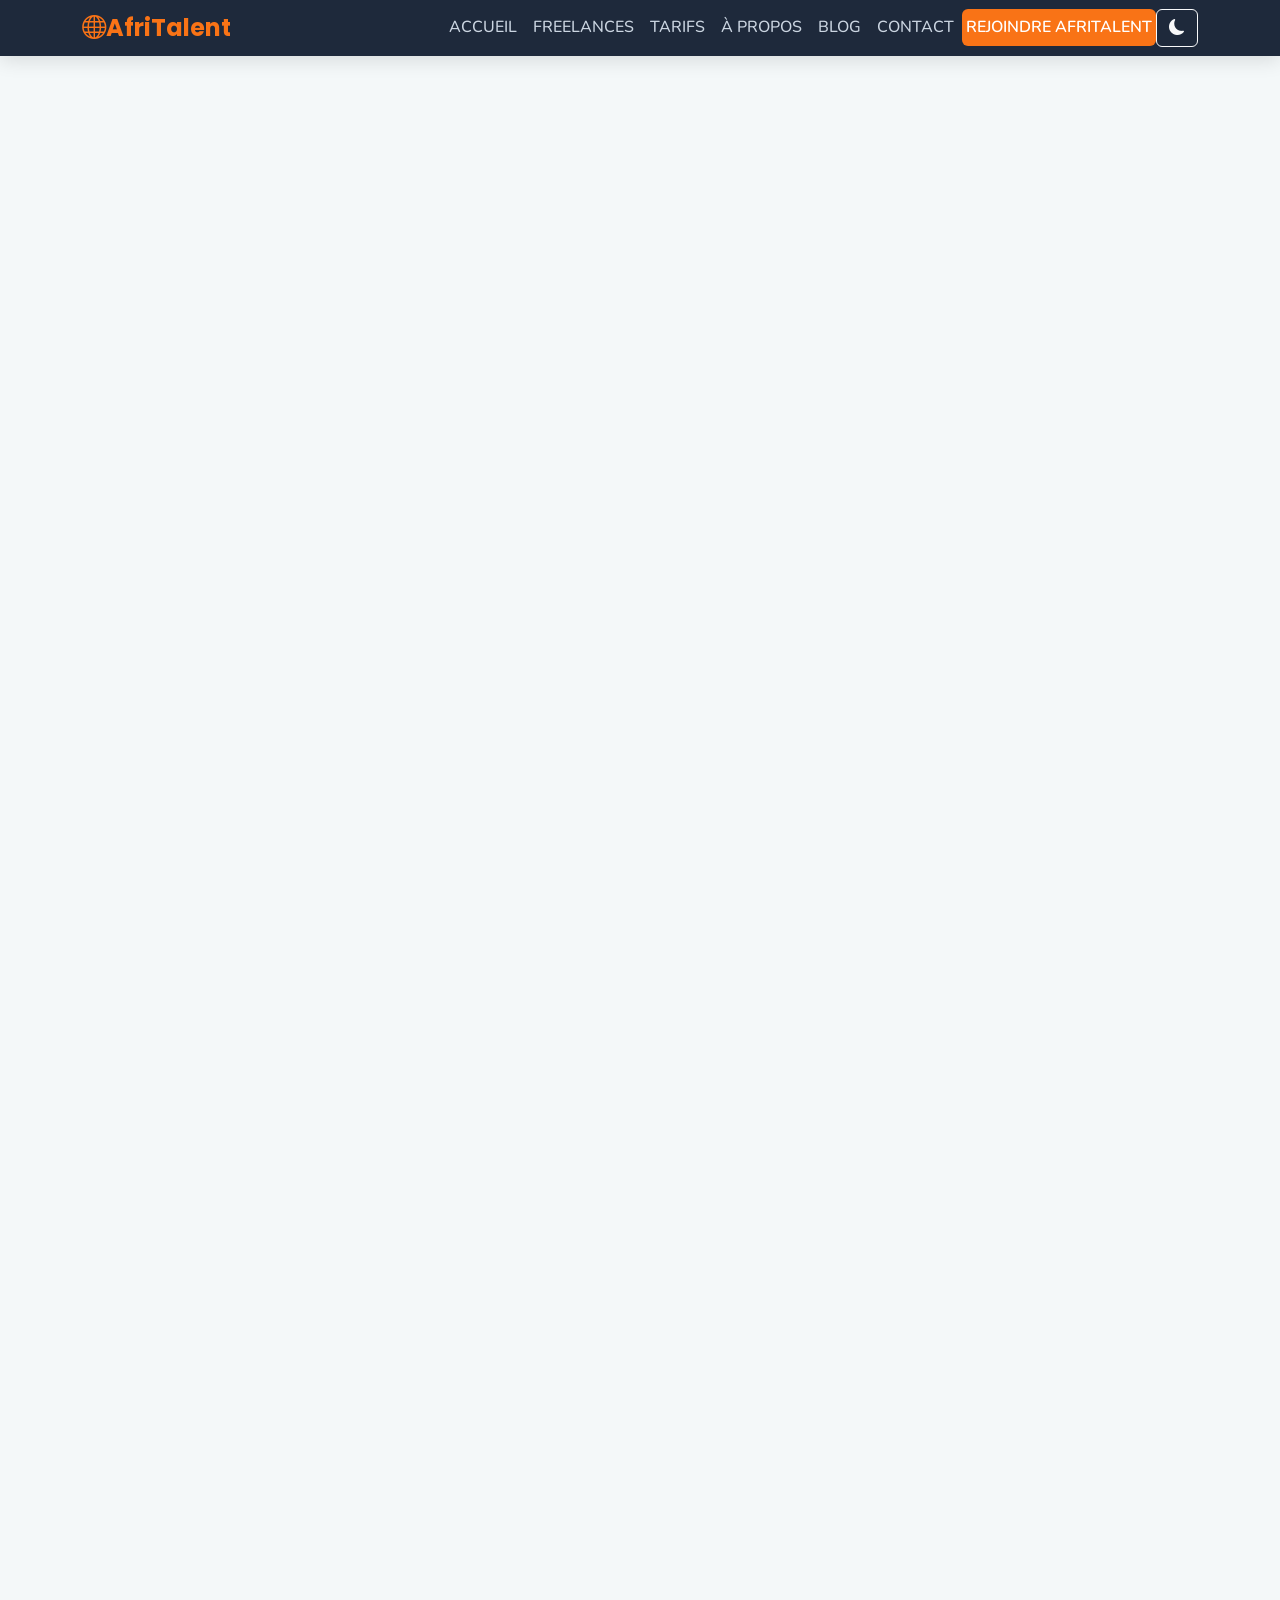
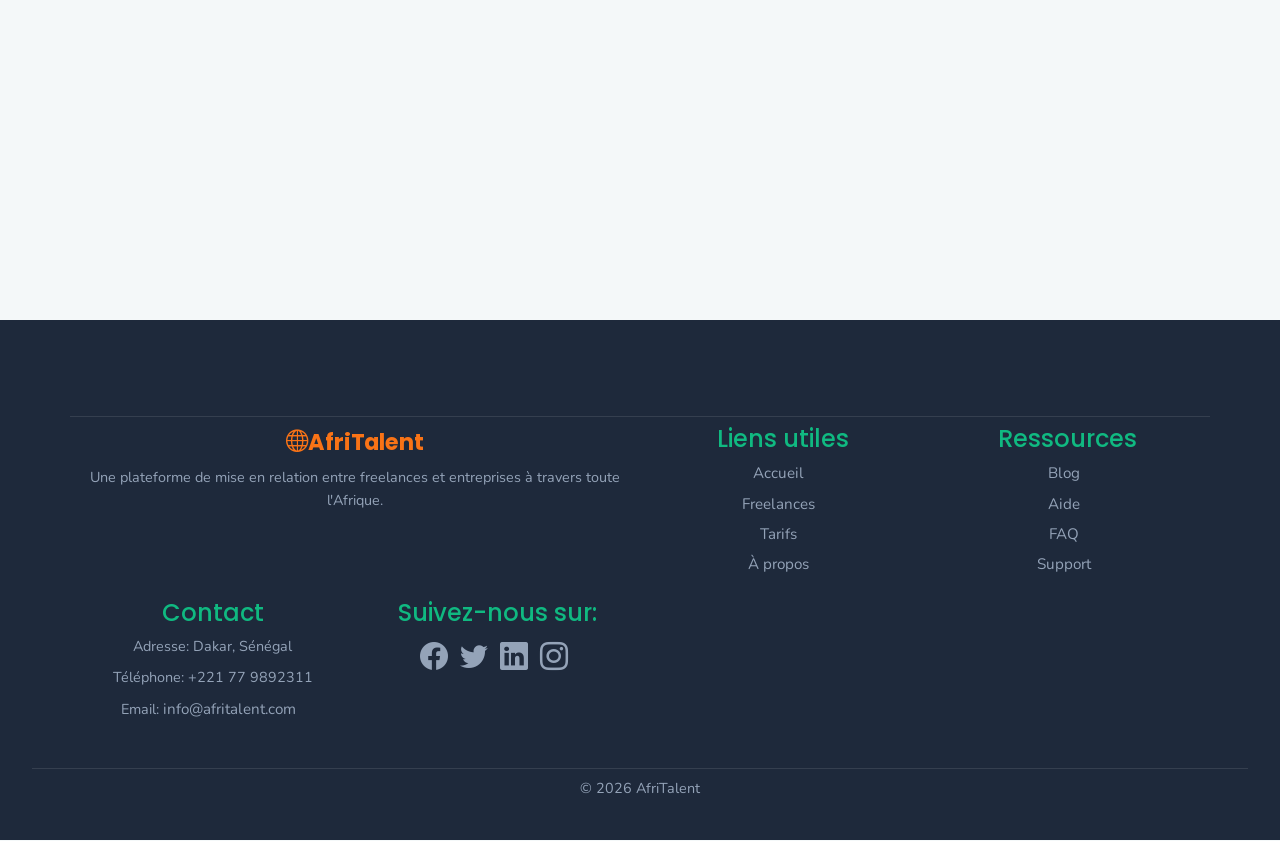
<file: index.html>
<!DOCTYPE html>
<html lang="fr">
<head>
    <meta charset="UTF-8">
    <meta name="viewport" content="width=device-width, initial-scale=1.0">
    <title>AfriTalent - Accueil</title>

    <!---  liaison Boostrap 5 via CDN -->

    <link href="https://cdn.jsdelivr.net/npm/bootstrap@5.3.0/dist/css/bootstrap.min.css" rel="stylesheet">

    <!---  Bootstrap Icons  -->
    
    <link rel="stylesheet" href="https://cdn.jsdelivr.net/npm/bootstrap-icons@1.11.0/font/bootstrap-icons.css">

    <!--  liaison du css   -->
    <link rel="stylesheet" href="css/style.css">
</head>
<body>

    <!--  le contenue de la pages -->



    <!-- Contenu du menu -->
        <header>

            <nav class="navbar navbar-expand-lg navbar-light bg-light">
                <div class="container">
                    <!-- logo -->
                    <a class="navbar-brand fw-bold" href="#">
                        <i class="bi bi-globe"></i>AfriTalent
                    </a>
                    <!--  bouton pour mobile (pour la responsivite) -->
                    <button class="navbar-toggler" type="button" data-bs-toggle="collapse" data-bs-target="#menu">
                        <span class="navbar-toggler-icon"></span>
                    </button>
                   <!-- les liens du menu -->
                   <div class="collapse navbar-collapse text-uppercase justify-content-end" id="menu">
                        <ul class="navbar-nav ms-auto">
                            <li class="nav-item">
                               <a class="nav-link " href="index.html">Accueil</a>
                            </li>
                            <li class="nav-item">
                               <a class="nav-link " href="freelance.html">Freelances</a>
                            </li>
                            <li class="nav-item">
                              <a class="nav-link " href="tarifs.html">Tarifs</a>
                            </li>
                            <li class="nav-item">
                              <a class="nav-link " href="about.html">À propos</a>
                            </li>
                            <li class="nav-item">
                              <a class="nav-link " href="#blog">Blog</a>
                            </li>
                            <li class="nav-item">
                              <a class="nav-link " href="contact.html">Contact</a>
                            </li>
                            <li class="nav-item">
                             <a class="btn btn-primary" href="contact.html">Rejoindre AfriTalent</a>
                            </li>
                        </ul>
                    </div>
                </div>
            </nav>

        </header>  
    <!--   section hero   -->

        <main>
            <section class="hero">
                <div class="text-center">
                    <h1>Trouvez les meilleurs talents tech en Afrique</h1>
                    <h2>Une plateforme simple et fiable pour connecter freelances et entreprises à travers toute l'Afrique.</h2> 
                </div>

                <div class="text-center">
                    <a class="btn btn-secondary" href="contact.html">je suis Freelance</a>
                    <a class="btn btn-secondary" href="contact.html">je cherche un Freelance</a>
                </div>
                <!-- Statistiques animées -->
                <div class="row text-center">
                <div class="hero-stats mt-4">
                    <div class="stat-item">
                        <span class="compteur" data-target="2500">0</span>+
                        <p>Freelances </p>
                    </div>
                    <div class="stat-item">
                        <span class="compteur" data-target="800">0</span>+
                        <p>Entreprises</p>
                    </div>
                    <div class="stat-item">
                        <span class="compteur" data-target="12000">0</span>+
                        <p>Missions réalisées</p>
                    </div>
                </div>
                </div>
            </section>
        </main>

    <!--      Comment ça marche  --> 

          <section class="section-comment-marche">
            <div class="text-center">
                 <h2>Comment ça marche</h2>
            </div>
           <div class="row">
                <div class="col-md-4 text-center">
                    <h3>1</h3>
                    <i class="bi bi-person-plus fs-1"></i>
                    <h4>Crèer un compte</h4>
                    <p>
                       Inscrivez-vous gratuitement sur la flatforme en quelques minutes.
                       Crèer votre profil et accèdez à toutes les fonctionnalitès disponibles.
                    </p>
                </div>

                <div class="col-md-4 text-center">
                    <h3>2</h3>
                    <i class="bi bi-search fs-1"></i>
                    <h4>Publier ou chercher une mission</h4>
                    <p>
                       Les entreprise publient leurs projets et les freelances peuvent postuler.
                       Trouvez rapidement des opportunitès adaptès à vos compètences.
                    </p>
                </div>

                <div class="col-md-4 text-center">
                    <h3>3</h3>
                    <i class="bi bi-people fs-1"></i>
                    <h4>Collaborer</h4>
                    <p>
                       Travaller efficacement avec vos clients grâce à une communication simple.
                       Gèrez vos projets et respectez les dèlais en toute facilitè.
                    </p>
                </div>

                <div class="col-md-4 text-center">
                    <h3>4</h3>
                    <i class="bi bi-shield-check bi-credit-fs-1"></i>
                    <h4>Paiement sècurisè</h4>
                    <p>
                       Effectuer vos transaction en toute securitè via la plateforme.
                       Recevez vos paiements rapidement et sans risque.
                    </p>
                 </div>
            </div>

         </section>

    <!--     categories de services  -->

         <section id="services">
            <div class="text-center">
                <h2>Nos services</h2>
            </div>
                <div class="row"> 
                    <div class="col-md-4 text-center" >
                        <i class="bi bi-code-slash fs-1"></i>
                        <h3>Dèveloppement Web</h3>
                        <p>
                          Crèation de sites web moderne et Applications performantes.
                          Des solutions adaptèes aux besoins des entreprises.
                        </p>
                    </div>
            
                    <div class="col-md-4 text-center">
                        <i class="bi bi-bar-chart-line fs-1"></i>
                         <h3>Marketing Digital</h3>
                         <p>
                            Stratègies de communication et gestion des rèseaux sociaux.
                            Dèveloppez votre visibilitè en ligne efficacement.
                         </p>
                    </div>

                    <div class="col-md-4 text-center">
                        <i class="bi bi-palette fs-1"></i>
                         <h3>Data & IA</h3>
                         <p>
                            Analyse de donnèes et solutions d'intelligence artificielle.
                            Exploitez vos donnèes pour prendre de meilleires dècisions. 
                         </p>
                    </div>

                    <div class="col-md-4 text-center">
                        <i class="bi bi-phone fs-1"></i>
                         <h3>Mobile & App</h3>
                         <p>
                            Dèveloppement d'applications mobiles performantes et intuitives.
                            Atteignez vos utilisateurs sur toutes les plateformes.
                         </p>
                    </div>

                    <div class="col-md-4 text-center">
                        <i class="bi bi-file-earmark-text fs-1"></i>
                        <h3>Rèdaction Tech</h3>
                        <p>
                          Crèation de contenue techniques clairs et professionels.
                         Articles, blogs et documentation spècialisèe.
                        </p>
                    </div>

                    <div class="col-md-4 text-center">
                        <i class="bi bi-cloud fs-1"></i>
                        <h3>DevOPs & Cloud</h3>
                        <p>
                           Dèploiement et gestion d'infrastructures cloud sècurisèes.
                           Optimisez vos performances et votre scalbilitè.
                        </p>
                    </div>

                    <div class="col-md-4 text-center">
                        <i class="bi bi-graph-up fs-1"></i>
                       <h3>Design UI/UX</h3>
                       <p>
                          Conception d'interfaces intuitives et moderne.
                          Amèliorer l'expression utilisateur de vos produits.
                        </p>
                    </div>
                </div>
         </section>

    <!--    temoignages   -->

      <section id="temoignages">
        <div class="text-center">
             <h2>Témoignages</h2>
        </div>
        <div id="carouselExample" class="carousel slide" data-bs-ride="carousel" data-bs-interval="5000" data-bs-pause="hover">
             <div class="carousel-inner">
                 <div class="carousel-item active">
                     
                         <div class="text-center">
                             <img src="images/temoin1.jpg" alt="photo de Oumar lam" width="100" height="100">
                             <h3>Oumar lam </h3>
                                <p><em>Entrepreneur</em></p>
                             <p>
                                 Nous avons recruté un expert en data en moins de 48h.
                                 Une expression rapide et professionnelle.
                             </p>
                                <i class="bi bi-star-fill text-warning"></i>
                                <i class="bi bi-star-fill text-warning"></i>
                                <i class="bi bi-star-fill text-warning"></i>
                                <i class="bi bi-star-fill text-warning"></i>
                                <i class="bi bi-star-fill text-warning"></i>
                         </div>
                    </div>

                         <div class="carousel-item">
                            <div class="text-center">
                             <img src="images/temoin2.jpg" alt="photo de Alimata sow" width="100" height="100">
                             <h3>Alimata sow </h3>
                             <p><em>CEO de TechSolutions</em></p>
                             <p>
                                 Le design de notre application a été amèlioré grâce à un freelance talenteux.
                                 Je recommande fortement AfriTalent.
                             </p>
                                <i class="bi bi-star-fill text-warning"></i>
                                <i class="bi bi-star-fill text-warning"></i>
                                <i class="bi bi-star-fill text-warning"></i>
                                <i class="bi bi-star-fill text-warning"></i>
                                <i class="bi bi-star-fill text-warning"></i>
                           </div>
                        </div>

                         <div class="carousel-item">
                            <div class="text-center">
                             <img src="images/temoin3.jpg" alt="photo de Aïcha ba" width="100" height="100">
                             <h3>Aïcha ba </h3>
                                <p><em>Développeuse web </em></p>
                             <p>
                                 Grâce à AfriTalent, j'ai trouvé plusieurs clients en quelques jours.
                                 La plateforme est simple et tres efficace.
                             </p>
                                <i class="bi bi-star-fill text-warning"></i>
                                <i class="bi bi-star-fill text-warning"></i>
                                <i class="bi bi-star-fill text-warning"></i>
                                <i class="bi bi-star-fill text-warning"></i>
                            </div>
                         </div>  
                 </div>
                <button class="carousel-control-prev" type="button" data-bs-target="#carouselExample" data-bs-slide="prev">
                    <span class="carousel-control-prev-icon"></span>
                    <span class="visually-hidden">Previous</span>
                </button>
                <button class="carousel-control-next" type="button" data-bs-target="#carouselExample" data-bs-slide="next">
                    <span class="carousel-control-next-icon" ></span>
                    <span class="visually-hidden">Next</span>
                </button>      
         </div>
               
    </section>

    <!--        section blog     -->

            <section id="blog">
                <div class="text-center">
                    <h2>Notre Blog</h2>
                </div>
    
                <div class="row">
                    <!--  article 1 -->
                    <div class="col-md-4 text-center">
                        <img src="images/blog1.jpg" alt="photo de article 1" width="100" height="100">
                        <h3>Comment réussir en tant que freelance en Afrique</h3>
                        <p>
                            Se lancer en freelance peut s'emblere difficile au dèbut.
                            Il est important de dèvelopper ses compètences, Crèerun bon profile et rechercher activement ses premières missions.
                        </p>
                        <p><small>Publié le 15 mars 2026</small></p>
                    </div>
              
                     <!--  article 2 -->
                    <div class="col-md-4 text-center">
                        <img src="images/blog2.jpg" alt="photo de article 2" width="100" height="100">
                        <h3>Les tendances tech à suivre en 2026</h3>
                        <p>
                            Le marché èvolue rapidement avec une forte demande en dèvellopement web, data science et UX design, Se former dans ces domaines augmente vos chances de réussite.
                        </p>
                        <p><small>Publié le 20 mars 2026</small></p>
                    </div>
                     
                     <!--  article 3 -->
                    <div class="col-md-4 text-center">
                        <img src="images/blog3.jpg" alt="photo de article 3" width="100" height="100">
                        <h3>Pourquoi les entreprises choisissent le bon freelance pour leur projet</h3>
                        <p>
                            Les freelances offrent une flexibilitè, rapiditè et expertise.
                            Les entreprises peuvent ainsi rèaliser leurs projets plus efficacement
                            sans engager de personnel à  long terme.
                        </p>
                        <p><small>Publié le 10 avril 2026</small></p>
                    </div>
                </div>
    
            </section>

    <!--   Appel a l' action  -->

        <section class="section-cta">
            <div class="text-center">
                 <h2>Prêt à rejoindre AfriTalent ?</h2>
                    <p>
                        Inscrivez-vous dès maintenant et commencer à Collaborer
                        avec les meilleurs talents africains.                               
                   </p>
                
                    <a href="contact.html" class="btn btn-primary">Créer un compte</a>
                
            </div>
        </section>

    <!--    footer   -->

        <footer class="bg-light text-black mt-5 p-4 ">
             <div class="container">
                <div class="text-center row">
                    <div class="col-md-6">
                        <a class="navbar-brand fw-bold" href="#">
                         <i class="bi bi-globe"></i>AfriTalent
                       </a>
                        <p>Une plateforme de mise en relation entre freelances et entreprises à travers toute l'Afrique.</p>
                    </div>

                    <!-- liens utiles -->
                    <div class="col-md-3">
                        <h3>Liens utiles</h3>
                        <ul class="list-unstyled">
                            <li><a href="index.html">Accueil</a></li>
                            <li><a href="freelances.html">Freelances</a></li>
                            <li><a href="tarifs.html">Tarifs</a></li>
                            <li><a href="about.html">À propos</a></li>
                        </ul>
                    </div>

                    <!-- ressources -->
                    <div class="col-md-3">
                        <h3>Ressources</h3>
                        <ul class="list-unstyled">
                            <li><a href="#blog">Blog</a></li>
                            <li><a href="#aide">Aide</a></li>
                            <li><a href="#faq">FAQ</a></li>
                            <li><a href="#support">Support</a></li>
                        </ul>
                    </div>

                    <!--  contact -->
                    <div class="col-md-3">
                        <h3>Contact</h3>
                        <p>Adresse: Dakar, Sénégal</p>
                        <p>Téléphone: +221 77 9892311</p>
                        <p>Email: <a href="mailto:info@afritalent.com">info@afritalent.com</a></p>
                    </div>

                    <!--  réseaux sociaux -->
                    <div class="col-md-3">
                        <h3>Suivez-nous sur:</h3>
                        <a href="https://www.facebook.com/" class="text-black me-2"><i class="bi bi-facebook fs-3"></i></a>
                        <a href="https://twitter.com/" class="text-black me-2"><i class="bi bi-twitter fs-3"></i></a>
                        <a href="https://www.linkedin.com/" class="text-black me-2"><i class="bi bi-linkedin fs-3"></i></a>
                        <a href="https://www.instagram.com/" class="text-black me-2"><i class="bi bi-instagram fs-3"></i></a>    
                   </div>
               </div>
             </div>
                   <!-- bas de page -->
                  <div class="text-center mt-3">     
                     <p>&copy; 2026 AfriTalent</p>
                  </div>
     </footer>



     <!-- liaison Boostrap 5 via CDN : js -->
    <script src="https://cdn.jsdelivr.net/npm/bootstrap@5.3.0/dist/js/bootstrap.bundle.min.js"></script>

    <!-- le script JS -->
    <script src="js/main.js"></script>


</body>
</html>
</file>
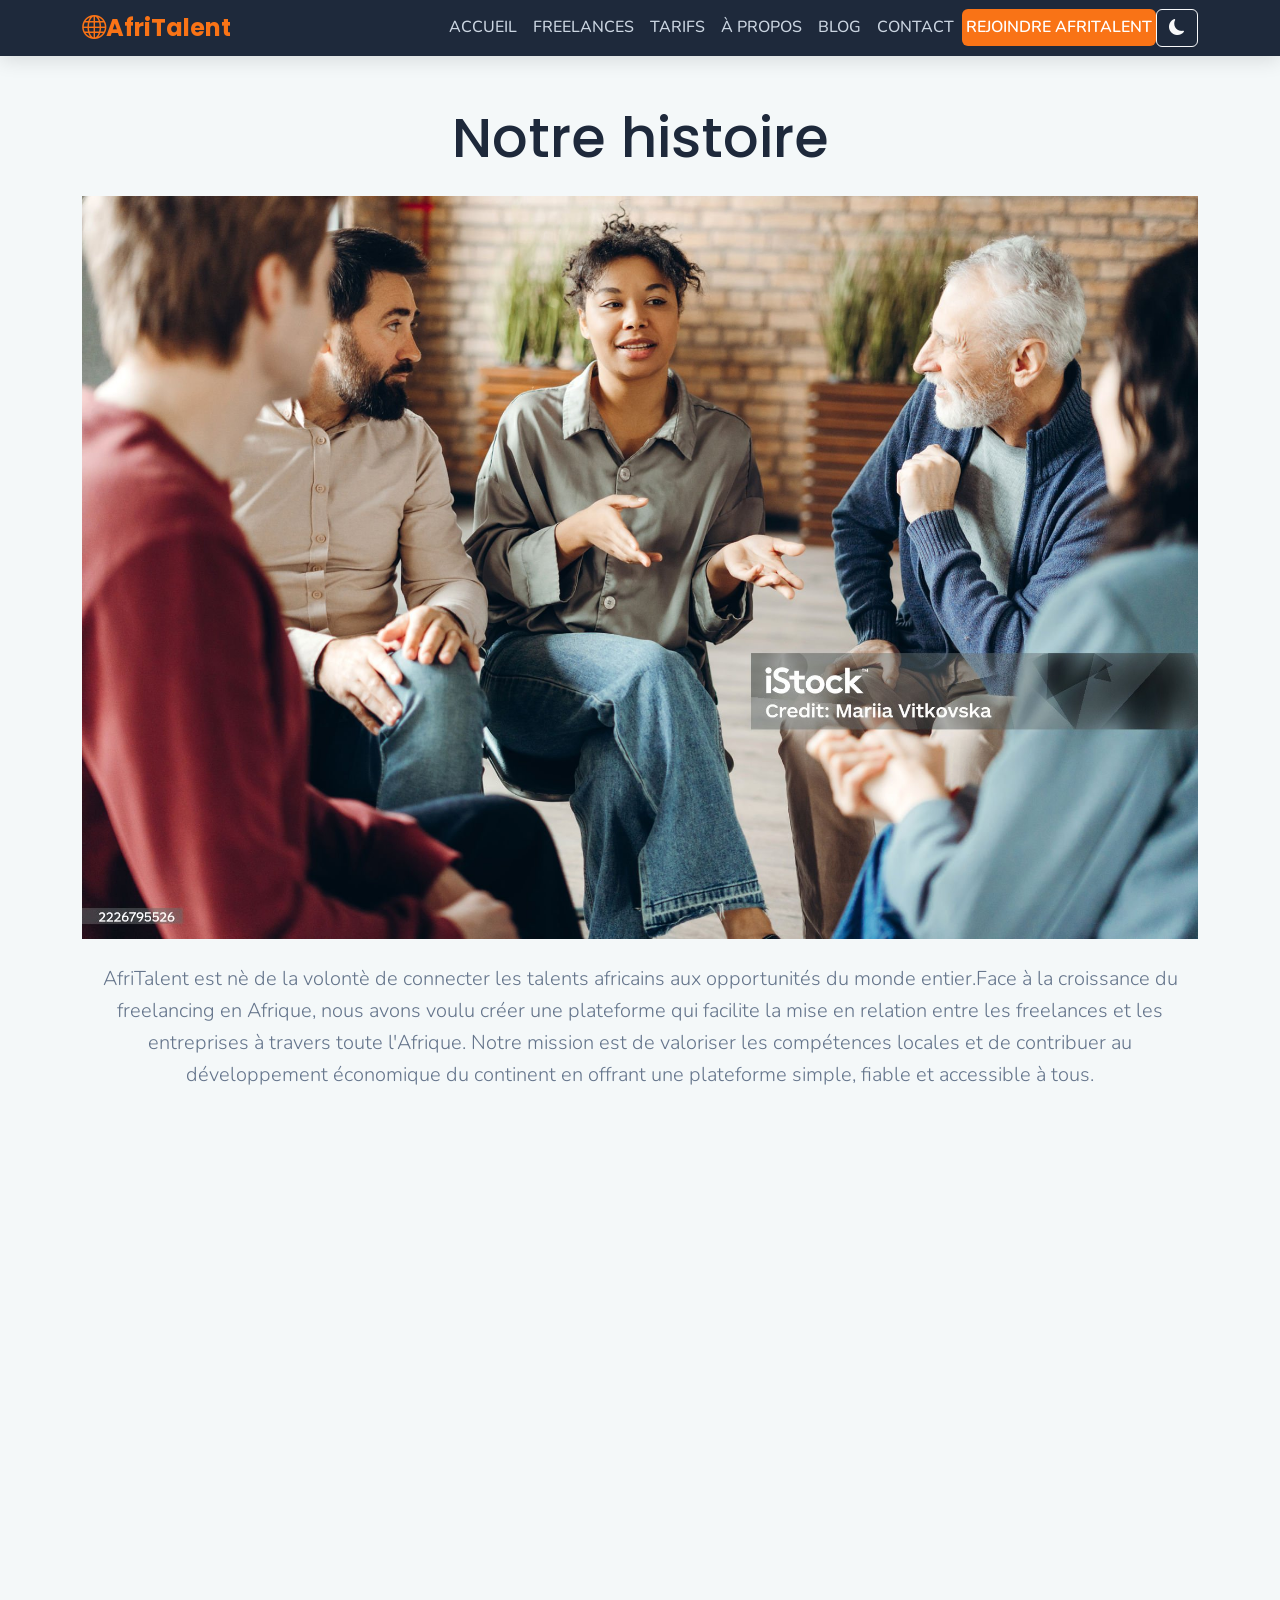
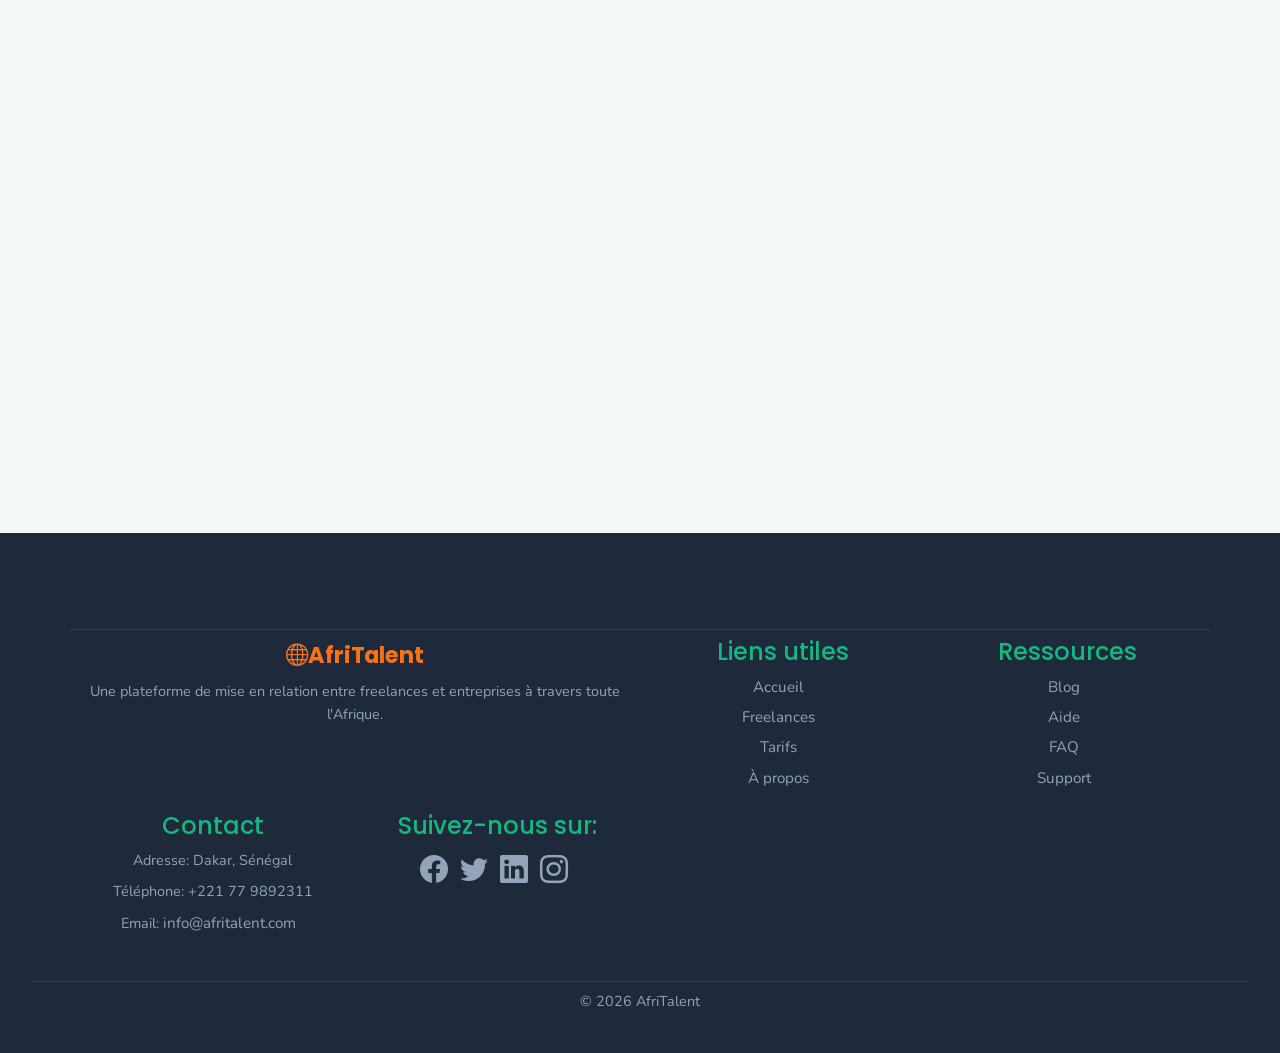
<file: about.html>
<!DOCTYPE html>
<html lang="fr">
<head>
    <meta charset="UTF-8">
    <meta name="viewport" content="width=device-width, initial-scale=1.0">
    <title>AfriTalent - About</title>

    <!--  liaison Boostrap 5 via CDN -->

    <link href="https://cdn.jsdelivr.net/npm/bootstrap@5.3.0/dist/css/bootstrap.min.css" rel="stylesheet">

    <!--  liaison des icones bootstrap via CDN -->
    
    <link rel="stylesheet" href="https://cdn.jsdelivr.net/npm/bootstrap-icons@1.11.0/font/bootstrap-icons.css">


    <!--  liaison du css.   -->
    <link rel="stylesheet" href="css/style.css">
</head>
<body>

    <!--  le contenue de la pages -->
   <header>
        
            <nav class="navbar navbar-expand-lg navbar-light bg-light">
                <div class="container">
                    <!-- logo -->
                    <a class="navbar-brand fw-bold" href="#">
                        <i class="bi bi-globe"></i>AfriTalent
                    </a>
                    <!--  bouton pour mobile (pour la responsivite) -->
                    <button class="navbar-toggler" type="button" data-bs-toggle="collapse" data-bs-target="#menu">
                        <span class="navbar-toggler-icon"></span>
                    </button>
                   <!-- les liens du menu -->
                   <div class="collapse navbar-collapse text-uppercase justify-content-end">
                        <ul class="navbar-nav ms-auto">
                            <li class="nav-item">
                               <a class="nav-link " href="index.html">Accueil</a>
                            </li>
                            <li class="nav-item">
                               <a class="nav-link " href="freelance.html">Freelances</a>
                            </li>
                            <li class="nav-item">
                              <a class="nav-link " href="tarifs.html">Tarifs</a>
                            </li>
                            <li class="nav-item">
                              <a class="nav-link " href="about.html">À propos</a>
                            </li>
                            <li class="nav-item">
                              <a class="nav-link " href="index.html#blog">Blog</a>
                            </li>
                            <li class="nav-item">
                              <a class="nav-link " href="contact.html">Contact</a>
                            </li>
                            <li class="nav-item">
                             <a class="btn btn-primary" href="contact.html">Rejoindre AfriTalent</a>
                            </li>
                        </ul>
                    </div>
                </div>
            </nav>

        </header>  
        <!--  section Notre histoire   -->
        <main>
        <section class="container my-5">
            <h1 class="text-center mb-4">Notre histoire</h1>
            <img src="images/histoire.jpg" alt="Notre histoire" class="img-fluid mb-4">
            <p class="lead text-center">
                AfriTalent est nè de la volontè de connecter les talents africains
                aux opportunités du monde entier.Face à la croissance du freelancing en Afrique, nous avons voulu créer une plateforme qui facilite la mise en relation entre les freelances et les entreprises à travers toute l'Afrique.
                Notre mission est de valoriser les compétences locales et de contribuer au développement économique du continent en offrant une plateforme simple, fiable et accessible à tous.
            </p>
        </section>
        <!-- section equipe -->
        <section class="container my-5">
            <h2 class="text-center mb-4">Notre équipe</h2>
            <div class="row g-4">
                <div class="col-md-3 text-center">
                    <img src="images/team1.jpg" alt="Membre de l'équipe 1" class="rounded-circle mb-2" width="150" height="150">
                    <h3>Milly</h3>
                    <p>CEO </p>
                    <i class="bi bi-snapchat fs-4 me-2"></i>
                    <a href="https://www.snapchat.com/milly" class="text-black">Snapchat</a>
                </div>
                <div class="col-md-3 text-center">
                    <img src="images/team2.jpg" alt="Membre de l'équipe 2" class="rounded-circle mb-2" width="150" height="150">
                    <h3>Moussa</h3>
                    <p>CTO </p>
                    <i class="bi bi-instagram"></i>
                    <a href="https://www.instagram.com/moussa" class="text-black">Instagram</a>
                </div>
                <div class="col-md-3 text-center">
                    <img src="images/team3.jpg" alt="Membre de l'équipe 3" class="rounded-circle mb-2" width="150" height="150">
                    <h3>Aliou Sow</h3>
                    <p>Responsable Marketing</p>
                    <i class="bi bi-twitter fs-4 me-2"></i>
                    <a href="https://www.twitter.com/aliou_sow" class="text-black">Twitter</a>
                </div>
                <div class="col-md-3 text-center">
                    <img src="images/team4.jpg" alt="Membre de l'équipe 4" class="rounded-circle mb-2" width="150" height="150">
                    <h3>Aminata</h3>
                    <p>Designer</p>
                    <i class="bi bi-facebook fs-4 me-2"></i>
                    <a href="https://www.facebook.com/aminata" class="text-black">Facebook</a>
                </div>
            </div>
            
    </section>
        <!-- section nos valeurs -->
        <section class="container my-5">
            <h2 class="text-center mb-4">Nos valeurs</h2>
            <div class="row text-center">
                <div class="col-md-4">
                    <i class="bi bi-lightbulb fs-1"></i>
                    <h3>Innovation</h3>
                    <p>Nous encourageons la crèativitè et les nouvelles idèes.</p>
                </div>
                <div class="col-md-4">
                    <i class="bi bi-unclock fs-1"></i>
                    <h3>Accessibilitè</h3>
                    <p>Nous rendons les opportinutès accessible à tous.</p>
                </div>
                <div class="col-md-4">
                    <i class="bi bi-people fs-1"></i>
                    <h3>Communautè</h3>
                    <p>Nous crèons un rèseau solide de talents et d'entreprises.</p>
                </div>
                <div class="col-md-4">
                    <i class="bi bi-award fs-1"></i>
                    <h3>Exellence</h3>
                    <p>Nous visons la qualitè dans tout nos services.</p>
                </div>
            </div>
        </section>
          <!-- section chiffres clés -->
           <section class="container my-5">
            <h2 class="text-center mb-4">Chiffres Clès</h2>
            <!-- statistique animèes -->
            <div class="row text-center">
                <div class="hero-stats mt-4">
                    <div class="stat-item">
                        <span class="compteur" data-target="+500">0</span>+
                        <p>Freelances </p>
                    </div>
                    <div class="stat-item">
                        <span class="compteur" data-target="+200">0</span>+
                        <p>Entreprises</p>
                    </div>
                    <div class="stat-item">
                        <span class="compteur" data-target="+1000">0</span>+
                        <p>Missions réalisées</p>
                    </div>
                    <div class="stat-item">
                        <span class="compteur" data-target="+98%">0</span>+
                        <p>Satisfaction</p>
                    </div>
                </div>
            </div>
           </section>
        </main>

    <footer class="bg-light text-black mt-5 p-4 ">
         <div class="container">
                <div class="text-center row">
                    <div class="col-md-6">
                        <a class="navbar-brand fw-bold" href="#">
                         <i class="bi bi-globe"></i>AfriTalent
                       </a>
                        <p>Une plateforme de mise en relation entre freelances et entreprises à travers toute l'Afrique.</p>
                    </div>

                    <!-- liens utiles -->
                    <div class="col-md-3">
                        <h3>Liens utiles</h3>
                        <ul class="list-unstyled">
                            <li><a href="index.html">Accueil</a></li>
                            <li><a href="freelance.html">Freelances</a></li>
                            <li><a href="tarifs.html">Tarifs</a></li>
                            <li><a href="about.html">À propos</a></li>
                        </ul>
                    </div>

                    <!-- ressources -->
                    <div class="col-md-3">
                        <h3>Ressources</h3>
                        <ul class="list-unstyled">
                            <li><a href="#blog">Blog</a></li>
                            <li><a href="#aide">Aide</a></li>
                            <li><a href="#faq">FAQ</a></li>
                            <li><a href="#support">Support</a></li>
                        </ul>
                    </div>

                    <!--  contact -->
                    <div class="col-md-3">
                        <h3>Contact</h3>
                        <p>Adresse: Dakar, Sénégal</p>
                        <p>Téléphone: +221 77 9892311</p>
                        <p>Email: <a href="mailto:info@afritalent.com">info@afritalent.com</a></p>
                    </div>

                    <!--  réseaux sociaux -->
                    <div class="col-md-3">
                        <h3>Suivez-nous sur:</h3>
                        <a href="https://www.facebook.com/" class="text-black me-2"><i class="bi bi-facebook fs-3"></i></a>
                        <a href="https://twitter.com/" class="text-black me-2"><i class="bi bi-twitter fs-3"></i></a>
                        <a href="https://www.linkedin.com/" class="text-black me-2"><i class="bi bi-linkedin fs-3"></i></a>
                        <a href="https://www.instagram.com/" class="text-black me-2"><i class="bi bi-instagram fs-3"></i></a>    
                    </div>
               </div>
         </div>
                   <!-- bas de page -->
                  <div class="text-center mt-3">     
                     <p>&copy; 2026 AfriTalent</p>
                  </div>    

     </footer>



   
     <!-- liaison Boostrap 5 via CDN : js -->
    <script src="https://cdn.jsdelivr.net/npm/bootstrap@5.3.0/dist/js/bootstrap.bundle.min.js"></script>

    <!-- le script JS -->
    <script src="js/main.js"></script>

</body>
</html>
</file>
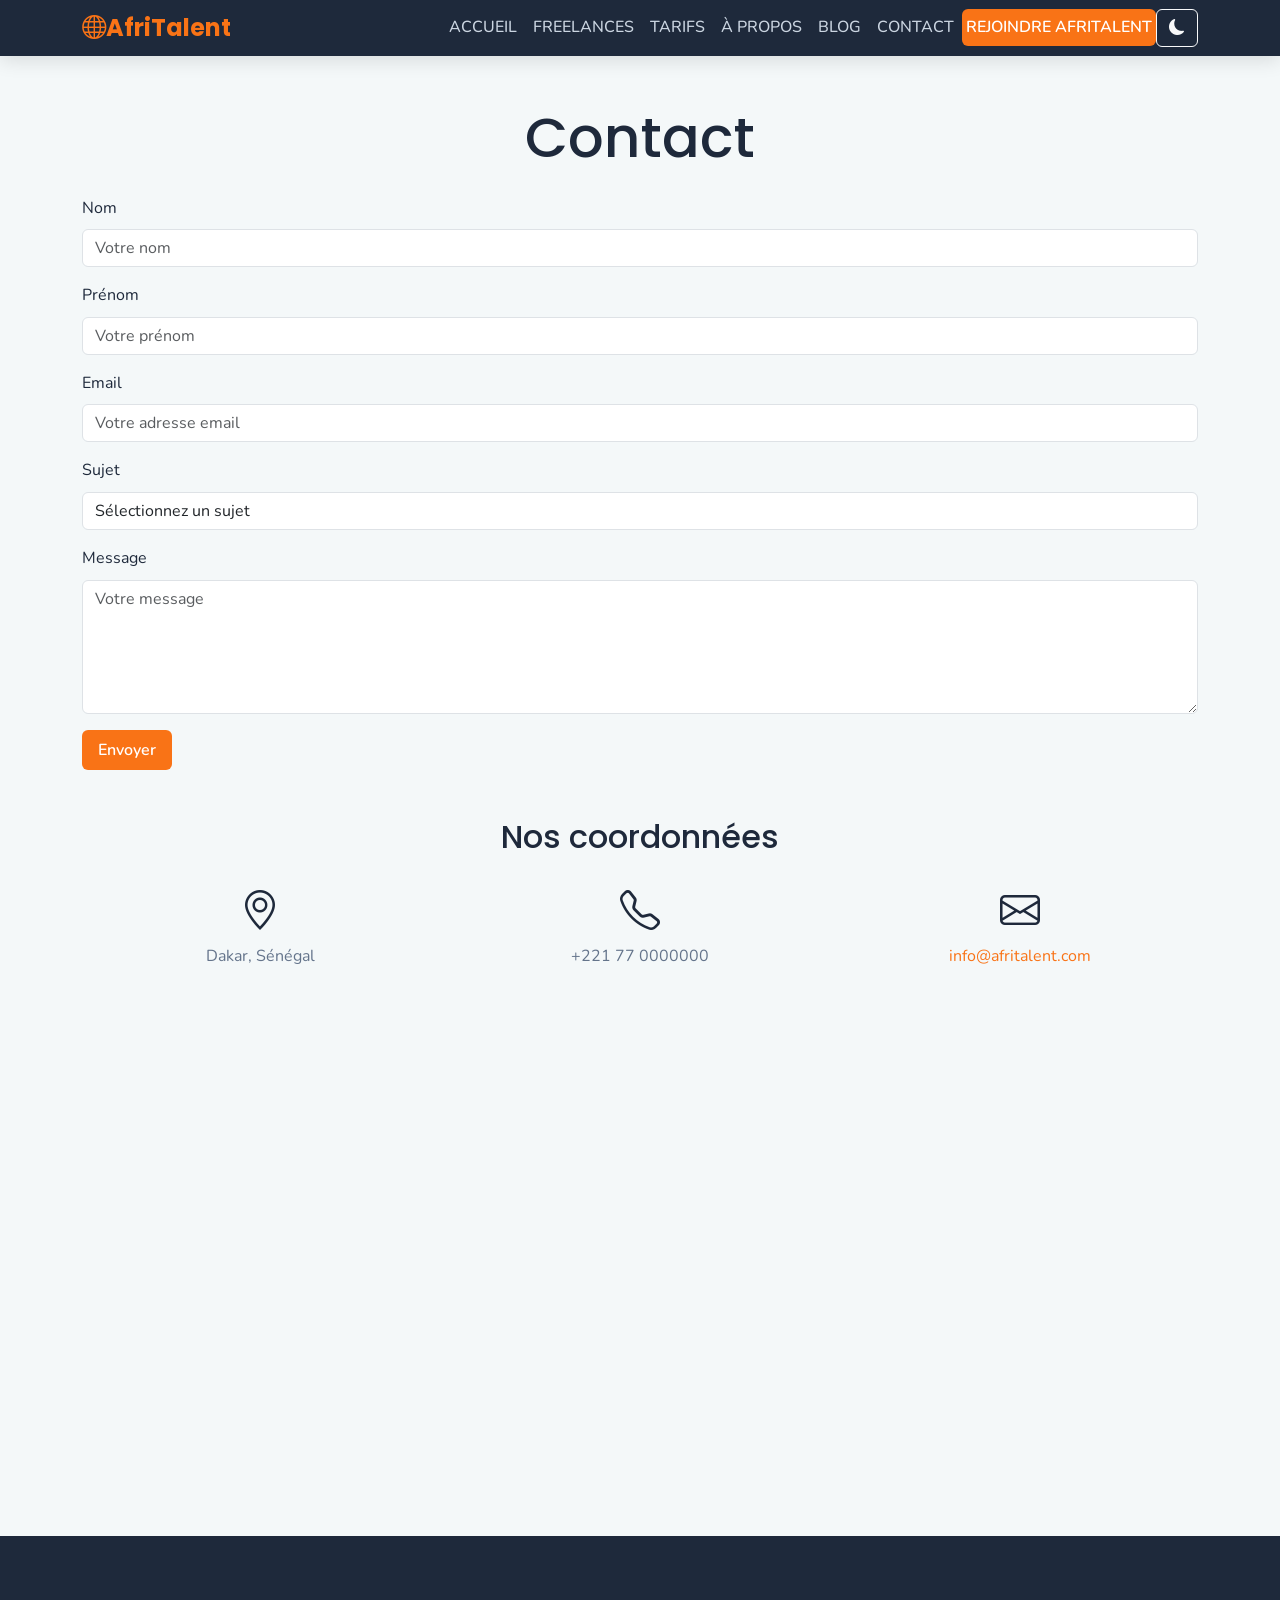
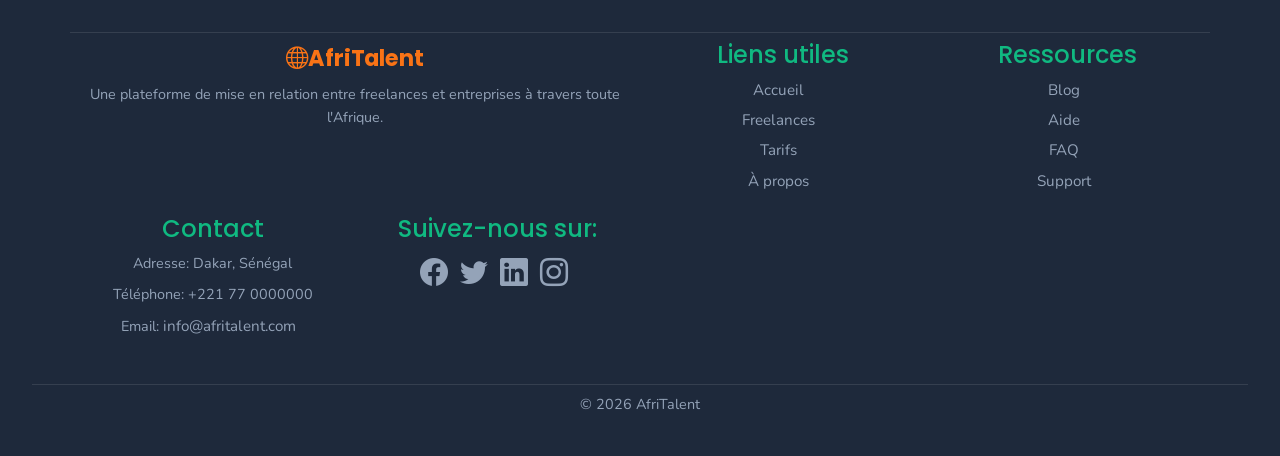
<file: contact.html>
<!DOCTYPE html>
<html lang="fr">
<head>
    <meta charset="UTF-8">
    <meta name="viewport" content="width=device-width, initial-scale=1.0">
    <title>AfriTalent - Contact</title>

    <!--  liaison Boostrap 5 via CDN -->

    <link href="https://cdn.jsdelivr.net/npm/bootstrap@5.3.0/dist/css/bootstrap.min.css" rel="stylesheet">

    <!--  liaison des icones bootstrap via CDN -->
    <link rel="stylesheet" href="https://cdn.jsdelivr.net/npm/bootstrap-icons@1.11.0/font/bootstrap-icons.css">

    <!--  liaison du css.   -->
    <link rel="stylesheet" href="css/style.css">
</head>
<body>

    <!--  le contenue de la pages -->
    <header>
           <nav class="navbar navbar-expand-lg navbar-light bg-light">
                <div class="container">
                    <!-- logo -->
                    <a class="navbar-brand fw-bold" href="#">
                        <i class="bi bi-globe"></i>AfriTalent
                    </a>
                    <!--  bouton pour mobile (pour la responsivite) -->
                    <button class="navbar-toggler" type="button" data-bs-toggle="collapse" data-bs-target="#menu">
                        <span class="navbar-toggler-icon"></span>
                    </button>
                   <!-- les liens du menu -->
                   <div class="collapse navbar-collapse text-uppercase justify-content-end">
                        <ul class="navbar-nav ms-auto">
                            <li class="nav-item">
                               <a class="nav-link " href="index.html">Accueil</a>
                            </li>
                            <li class="nav-item">
                               <a class="nav-link " href="freelance.html">Freelances</a>
                            </li>
                            <li class="nav-item">
                              <a class="nav-link " href="tarifs.html">Tarifs</a>
                            </li>
                            <li class="nav-item">
                              <a class="nav-link " href="about.html">À propos</a>
                            </li>
                            <li class="nav-item">
                              <a class="nav-link " href="index.html#blog">Blog</a>
                            </li>
                            <li class="nav-item">
                              <a class="nav-link " href="contact.html">Contact</a>
                            </li>
                            <li class="nav-item">
                             <a class="btn btn-primary" href="contact.html">Rejoindre AfriTalent</a>
                            </li>
                        </ul>
                    </div>
                </div>
            </nav>
    </header> 
        <main>
            <section class="container my-5">
                <h1 class="text-center mb-4">Contact</h1>
                    <div class="row">
                       <form id="contactForm" novalidate>
                               <div class="mb-3">
                               <label for="name" class="form-label">Nom</label>
                               <input type="text" class="form-control" id="name" placeholder="Votre nom">
                               <small class="text-danger" id="nameError"></small>
                              </div>
                                <div class="mb-3">
                                 <label for="surname" class="form-label">Prénom</label>
                                 <input type="text" class="form-control" id="surname" placeholder="Votre prénom">
                                 <small class="text-danger" id="surnameError"></small>
                                </div>
                           <div class="mb-3">
                             <label for="email" class="form-label">Email</label>
                             <input type="email" class="form-control" id="email" placeholder="Votre adresse email">
                             <small class="text-danger" id="emailError"></small>
                           </div>
                    <div class="mb-3">
                        <label for="subject" class="form-label">Sujet</label>
                        <select class="form-control" id="subject">
                            <option value="">Sélectionnez un sujet</option>
                            <option value="data">Data</option>
                            <option value="dev">Développement</option>
                            <option value="redac">Rédaction</option>
                        </select>
                    </div>
                    <div class="mb-3">
                        <label for="message" class="form-label">Message</label>
                        <textarea class="form-control" id="message" rows="5" placeholder="Votre message"></textarea>
                    </div>
                    <button type="submit" class="btn btn-primary">Envoyer</button>
                    <p id="successMessage" class="text-success mt-3" style="display:none;">Votre message a été envoyé avec succès !</p>
                </form>
                </div>
            </section>
            <!-- infos contact -->
             <section>
                <div class="container my-5">
                    <h2 class="text-center mb-4">Nos coordonnées</h2>
                    <div class="row">
                        <div class="col-md-4 text-center">
                            <i class="bi bi-geo-alt fs-1"></i>
                            <p>Dakar, Sénégal</p>
                        </div>
                        <div class="col-md-4 text-center">
                            <i class="bi bi-telephone fs-1"></i>
                            <p>+221 77 0000000</p>
                        </div>
                        <div class="col-md-4 text-center">
                            <i class="bi bi-envelope fs-1"></i>
                            <p><a href="mailto:info@afritalent.com">info@afritalent.com</a></p>
                        </div>
                    </div>
                </div>
            </section>
            <!-- google maps -->
            <section class="container my-5">
                <h2 class="text-center mb-4">Où nous trouver ?</h2>
                <div class="map-responsive">
                    <iframe src="https://www.google.com/maps/embed?pb=!1m18!1m12!1m3!1d3979.1234567890123!2d-17.1234567890123!3d14.1234567890123!2m3!1f0!2f0!3f0!3m2!1i1024!2i768!4f13.1!3m3!1m2!1s0x123456789012345%3A0x123456789012345!2sAfriTalent%20Dakar%20Office!5e0!3m2!1sen!2ssn!4v1234567890123" width="100" height="400" style=" width:100%; height:400px; border:0;" allowfullscreen="" loading="lazy"></iframe>
                </div>
             </section>
        </main>  

    <footer class="bg-light text-black mt-5 p-4 ">
          <div class="container">
                <div class="text-center row">
                    <div class="col-md-6">
                        <a class="navbar-brand fw-bold" href="#">
                         <i class="bi bi-globe"></i>AfriTalent
                       </a>
                        <p>Une plateforme de mise en relation entre freelances et entreprises à travers toute l'Afrique.</p>
                    </div>

                    <!-- liens utiles -->
                    <div class="col-md-3">
                        <h3>Liens utiles</h3>
                        <ul class="list-unstyled">
                            <li><a href="index.html">Accueil</a></li>
                            <li><a href="freelance.html">Freelances</a></li>
                            <li><a href="tarifs.html">Tarifs</a></li>
                            <li><a href="about.html">À propos</a></li>
                        </ul>
                    </div>

                    <!-- ressources -->
                    <div class="col-md-3">
                        <h3>Ressources</h3>
                        <ul class="list-unstyled">
                            <li><a href="#blog">Blog</a></li>
                            <li><a href="#aide">Aide</a></li>
                            <li><a href="#faq">FAQ</a></li>
                            <li><a href="#support">Support</a></li>
                        </ul>
                    </div>

                    <!--  contact -->
                    <div class="col-md-3">
                        <h3>Contact</h3>
                        <p>Adresse: Dakar, Sénégal</p>
                        <p>Téléphone: +221 77 0000000</p>
                        <p>Email: <a href="mailto:info@afritalent.com">info@afritalent.com</a></p>
                    </div>

                    <!--  réseaux sociaux -->
                    <div class="col-md-3">
                        <h3>Suivez-nous sur:</h3>
                        <a href="https://www.facebook.com/" class="text-black me-2"><i class="bi bi-facebook fs-3"></i></a>
                        <a href="https://twitter.com/" class="text-black me-2"><i class="bi bi-twitter fs-3"></i></a>
                        <a href="https://www.linkedin.com/" class="text-black me-2"><i class="bi bi-linkedin fs-3"></i></a>
                        <a href="https://www.instagram.com/" class="text-black me-2"><i class="bi bi-instagram fs-3"></i></a>    
                    </div>
               </div>
           </div>
                   <!-- bas de page -->
                  <div class="text-center mt-3">     
                     <p>&copy; 2026 AfriTalent</p>
                  </div>    

     </footer>



    
     <!-- liaison Boostrap 5 via CDN : js -->
    <script src="https://cdn.jsdelivr.net/npm/bootstrap@5.3.0/dist/js/bootstrap.bundle.min.js"></script>

    <!-- le script JS -->
    <script src="js/main.js"></script>

</body>
</html>
</file>
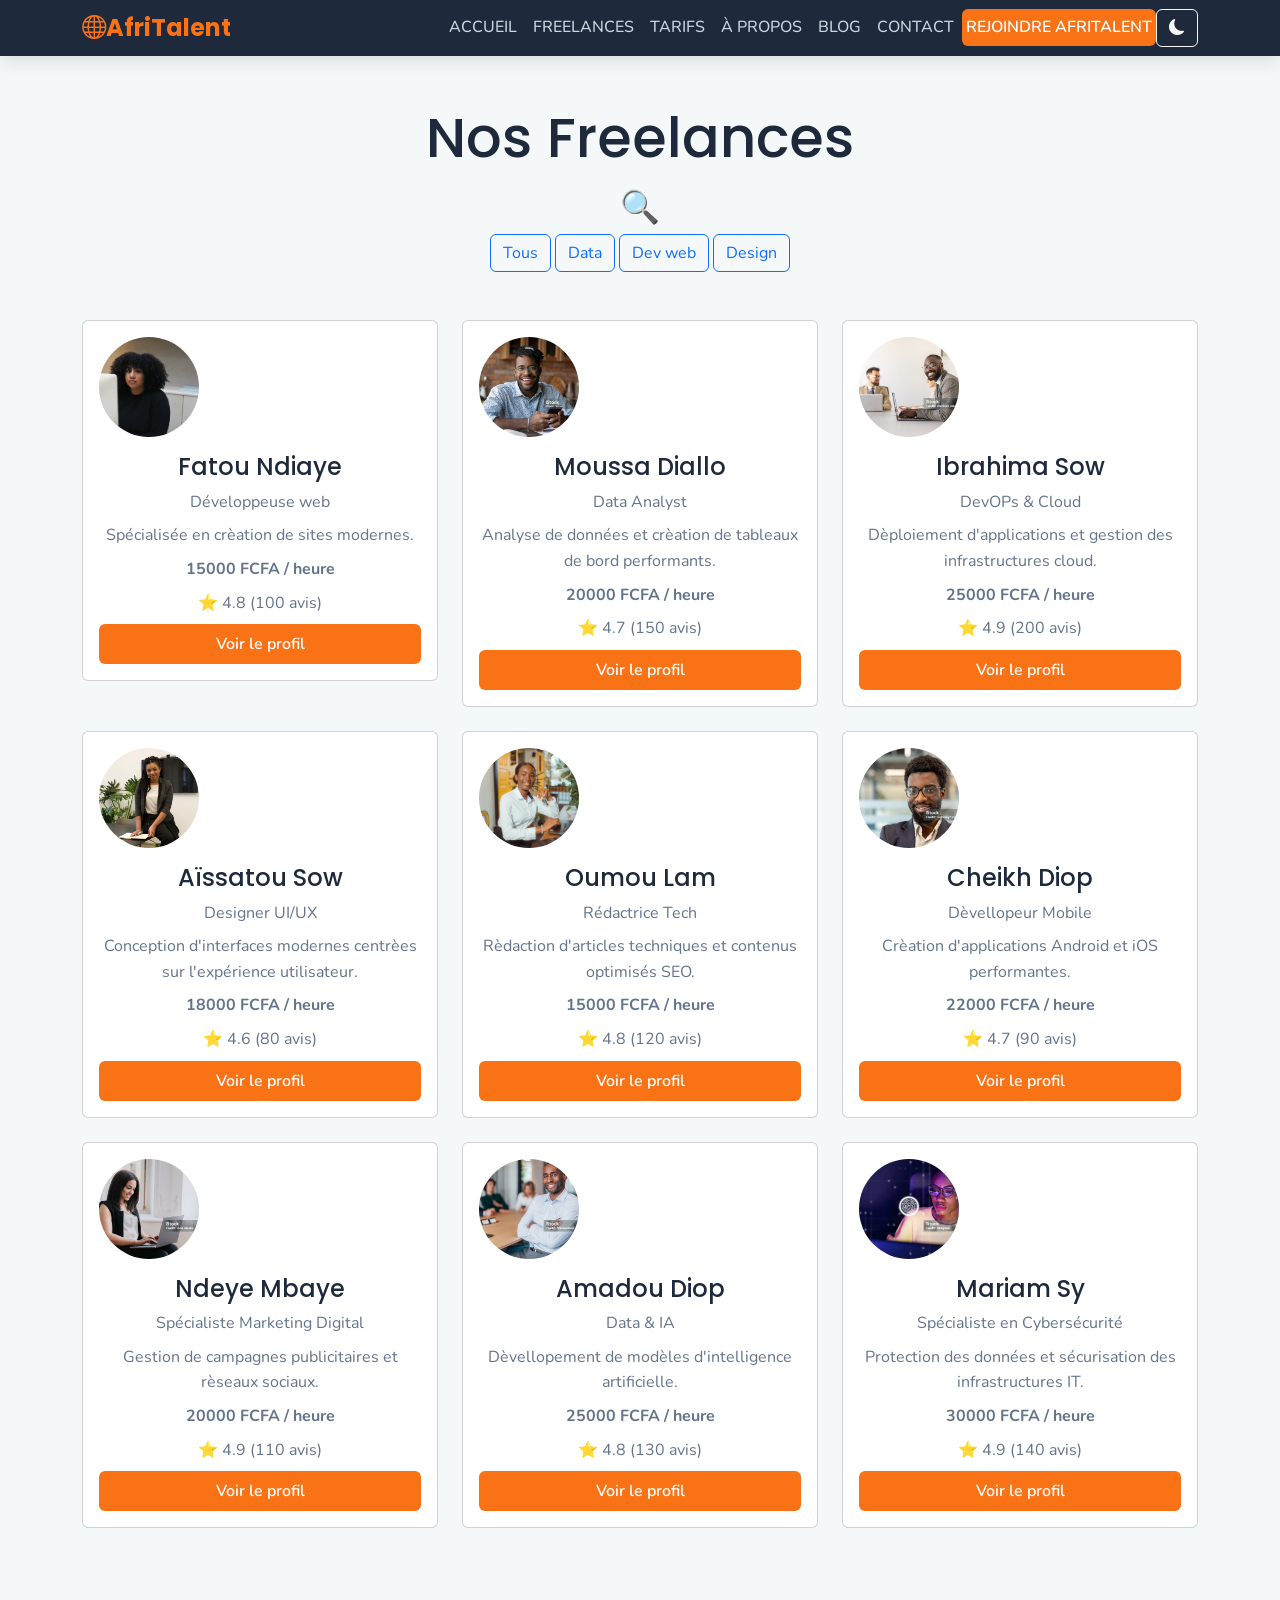
<file: freelance.html>
<!DOCTYPE html>
<html lang="fr">
<head>
    <meta charset="UTF-8">
    <meta name="viewport" content="width=device-width, initial-scale=1.0">
    <title>AfriTalent - Freelance</title>

    <!--  liaison Boostrap 5 via CDN -->

    <link href="https://cdn.jsdelivr.net/npm/bootstrap@5.3.0/dist/css/bootstrap.min.css" rel="stylesheet">

    <!--  liaison des icones bootstrap via CDN -->

    <link rel="stylesheet" href="https://cdn.jsdelivr.net/npm/bootstrap-icons@1.11.0/font/bootstrap-icons.css">

    <!--  liaison du css.   -->
    <link rel="stylesheet" href="css/style.css">
</head>
<body>

    <!--  le contenue de la pages -->
    <header>
         <nav class="navbar navbar-expand-lg navbar-light bg-light">
                <div class="container">
                    <!-- logo -->
                    <a class="navbar-brand fw-bold" href="#">
                        <i class="bi bi-globe"></i>AfriTalent
                    </a>
                    <!--  bouton pour mobile (pour la responsivite) -->
                    <button class="navbar-toggler" type="button" data-bs-toggle="collapse" data-bs-target="#menu">
                        <span class="navbar-toggler-icon"></span>
                    </button>
                   <!-- les liens du menu -->
                   <div class="collapse navbar-collapse text-uppercase justify-content-end">
                        <ul class="navbar-nav ms-auto">
                            <li class="nav-item">
                               <a class="nav-link " href="index.html">Accueil</a>
                            </li>
                            <li class="nav-item">
                               <a class="nav-link " href="freelance.html">Freelances</a>
                            </li>
                            <li class="nav-item">
                              <a class="nav-link " href="tarifs.html">Tarifs</a>
                            </li>
                            <li class="nav-item">
                              <a class="nav-link " href="about.html">À propos</a>
                            </li>
                            <li class="nav-item">
                              <a class="nav-link " href="index.html#blog">Blog</a>
                            </li>
                            <li class="nav-item">
                              <a class="nav-link " href="contact.html">Contact</a>
                            </li>
                            <li class="nav-item">
                             <a class="btn btn-primary" href="contact.html">Rejoindre AfriTalent</a>
                            </li>
                        </ul>
                    </div>
                </div>
            </nav>
    </header>
    <main>
        <!-- barre de filtres -->
        <section class="container my-5">
            <h1 class="text-center">Nos Freelances</h1>
            <div class="text-center my-3">
                <h2>🔍</h2>
                <button class="btn btn-outline-primary" data-filter = "all">Tous</button>
                <button class="btn btn-outline-primary" data-filter="data">Data</button>
                <button class="btn btn-outline-primary" data-filter="dev">Dev web</button>
                <button class="btn btn-outline-primary" data-filter="Design">Design</button>
            </div>
        </section>
           <!-- grid de profils -->
            <section class="container my-5">
                <div class="row">
                    <!--  carte freelance 1 -->
                    <div class="col-md-4 mb-4 freelance-card" data-category="dev">
                        <div class="card p-3 text-center">
                            <img src="images/profil1.jpg" alt="Profil 1" class="rounded-circle mb-3" width="100">
                            <h3>Fatou Ndiaye</h3>
                            <p>Développeuse web</p>
                            <p>Spécialisée en crèation de sites modernes.</p>
                            <p><strong>15000 FCFA / heure</strong></p>
                            <p>⭐️ 4.8 (100 avis)</p>
                            <button class="btn btn-primary">Voir le profil</button>
                        </div>
                    </div>
                    <!--  carte freelance 2 -->
                    <div class="col-md-4 mb-4 freelance-card" data-category="data">
                        <div class="card p-3 text-center">
                            <img src="images/profil2.jpg" alt="Profil 2" class="rounded-circle mb-3" width="100">
                            <h3>Moussa Diallo</h3>
                            <p>Data Analyst</p>
                            <p>Analyse de données et crèation de tableaux de bord performants.</p>
                            <p><strong>20000 FCFA / heure</strong></p>
                            <p>⭐️ 4.7 (150 avis)</p>
                            <button class="btn btn-primary">Voir le profil</button>
                        </div>
                    </div>
                    <!--  carte freelance 3 -->
                    <div class="col-md-4 mb-4 freelance-card" data-category="dev">
                        <div class="card p-3 text-center">
                            <img src="images/profil3.jpg" alt="Profil 3" class="rounded-circle mb-3" width="100">
                            <h3>Ibrahima Sow</h3>
                            <p>DevOPs & Cloud</p>
                            <p>Dèploiement d'applications et gestion des infrastructures cloud.</p>
                            <p><strong>25000 FCFA / heure</strong></p>
                            <p>⭐️ 4.9 (200 avis)</p>
                            <button class="btn btn-primary">Voir le profil</button>
                        </div>
                    </div>
                    <!--  carte freelance 4 -->
                    <div class="col-md-4 mb-4 freelance-card" data-category="Design">
                        <div class="card p-3 text-center">
                            <img src="images/profil4.jpg" alt="Profil 4" class="rounded-circle mb-3" width="100">
                            <h3>Aïssatou Sow</h3>
                            <p>Designer UI/UX</p>
                            <p>Conception d'interfaces modernes centrèes sur l'expérience utilisateur.</p>
                            <p><strong>18000 FCFA / heure</strong></p>
                            <p>⭐️ 4.6 (80 avis)</p>
                            <button class="btn btn-primary">Voir le profil</button>
                        </div>
                    </div>
                    <!--  carte freelance 5 -->
                    <div class="col-md-4 mb-4 freelance-card" data-category="all">
                        <div class="card p-3 text-center">
                            <img src="images/profil5.jpg" alt="Profil 5" class="rounded-circle mb-3" width="100">
                            <h3>Oumou Lam</h3>
                            <p>Rédactrice Tech</p>
                            <p>Rèdaction d'articles techniques et contenus optimisés SEO.</p>
                            <p><strong>15000 FCFA / heure</strong></p>
                            <p>⭐️ 4.8 (120 avis)</p>
                            <button class="btn btn-primary">Voir le profil</button>
                        </div>
                    </div>
                    <!--  carte freelance 6 -->
                    <div class="col-md-4 mb-4 freelance-card" data-category="dev">
                        <div class="card p-3 text-center">
                            <img src="images/profil6.jpg" alt="Profil 6" class="rounded-circle mb-3" width="100">
                            <h3>Cheikh Diop</h3>
                            <p>Dèvellopeur Mobile</p>
                            <p>Crèation d'applications Android et iOS performantes.</p>
                            <p><strong>22000 FCFA / heure</strong></p>
                            <p>⭐️ 4.7 (90 avis)</p>
                            <button class="btn btn-primary">Voir le profil</button>
                        </div>
                    </div>
                    <!--  carte freelance 7 -->
                    <div class="col-md-4 mb-4 freelance-card" data-category="all">
                        <div class="card p-3 text-center">
                            <img src="images/profil7.jpg" alt="Profil 7" class="rounded-circle mb-3" width="100">
                            <h3>Ndeye Mbaye</h3>
                            <p>Spécialiste Marketing Digital</p>
                            <p>Gestion de campagnes publicitaires et rèseaux sociaux.</p>
                            <p><strong>20000 FCFA / heure</strong></p>
                            <p>⭐️ 4.9 (110 avis)</p>
                            <button class="btn btn-primary">Voir le profil</button>
                        </div>
                    </div>
                    <!--  carte freelance 8 -->
                    <div class="col-md-4 mb-4 freelance-card" data-category="data">
                        <div class="card p-3 text-center">
                            <img src="images/profil8.jpg" alt="Profil 8" class="rounded-circle mb-3" width="100">
                            <h3>Amadou Diop</h3>
                            <p>Data & IA</p>
                            <p>Dèvellopement de modèles d'intelligence artificielle.</p>
                            <p><strong>25000 FCFA / heure</strong></p>
                            <p>⭐️ 4.8 (130 avis)</p>
                            <button class="btn btn-primary">Voir le profil</button>
                        </div>
                    </div>
                    <!--  carte freelance 9 -->
                    <div class="col-md-4 mb-4 freelance-card" data-category="all">
                        <div class="card p-3 text-center">
                            <img src="images/profil9.jpg" alt="Profil 9" class="rounded-circle mb-3" width="100">
                            <h3>Mariam Sy</h3>
                            <p>Spécialiste en Cybersécurité</p>
                            <p>Protection des données et sécurisation des infrastructures IT.</p>
                            <p><strong>30000 FCFA / heure</strong></p>
                            <p>⭐️ 4.9 (140 avis)</p>
                            <button class="btn btn-primary">Voir le profil</button>
                        </div>
                    </div>
                </div>            
            </section>
    </main>
            <!-- footer -->
            <section>
                <footer class="bg-light text-black mt-5 p-4 ">
                 <div class="container">
                <div class="text-center row">
                    <div class="col-md-6">
                        <a class="navbar-brand fw-bold" href="#">
                         <i class="bi bi-globe"></i>AfriTalent
                       </a>
                        <p>Une plateforme de mise en relation entre freelances et entreprises à travers toute l'Afrique.</p>
                    </div>

                    <!-- liens utiles -->
                    <div class="col-md-3">
                        <h3>Liens utiles</h3>
                        <ul class="list-unstyled">
                            <li><a href="index.html">Accueil</a></li>
                            <li><a href="freelance.html">Freelances</a></li>
                            <li><a href="tarifs.html">Tarifs</a></li>
                            <li><a href="about.html">À propos</a></li>
                        </ul>
                    </div>

                    <!-- ressources -->
                    <div class="col-md-3">
                        <h3>Ressources</h3>
                        <ul class="list-unstyled">
                            <li><a href="#blog">Blog</a></li>
                            <li><a href="#aide">Aide</a></li>
                            <li><a href="#faq">FAQ</a></li>
                            <li><a href="#support">Support</a></li>
                        </ul>
                    </div>

                    <!--  contact -->
                    <div class="col-md-3">
                        <h3>Contact</h3>
                        <p>Adresse: Dakar, Sénégal</p>
                        <p>Téléphone: +221 77 9892311</p>
                        <p>Email: <a href="mailto:info@afritalent.com">info@afritalent.com</a></p>
                    </div>

                    <!--  réseaux sociaux -->
                    <div class="col-md-3">
                        <h3>Suivez-nous sur:</h3>
                        <a href="https://www.facebook.com/" class="text-black me-2"><i class="bi bi-facebook fs-3"></i></a>
                        <a href="https://twitter.com/" class="text-black me-2"><i class="bi bi-twitter fs-3"></i></a>
                        <a href="https://www.linkedin.com/" class="text-black me-2"><i class="bi bi-linkedin fs-3"></i></a>
                        <a href="https://www.instagram.com/" class="text-black me-2"><i class="bi bi-instagram fs-3"></i></a>    
                    </div>
                </div>
            </div>
                   <!-- bas de page -->
                  <div class="text-center mt-3">     
                     <p>&copy; 2026 AfriTalent</p>
                  </div>
            </footer>
          </section>
                        
     <!-- liaison Boostrap 5 via CDN : js -->
    <script src="https://cdn.jsdelivr.net/npm/bootstrap@5.3.0/dist/js/bootstrap.bundle.min.js"></script>

    <!-- le script JS -->
    <script src="js/main.js">
        
    </script>

</body>
</html>
</file>
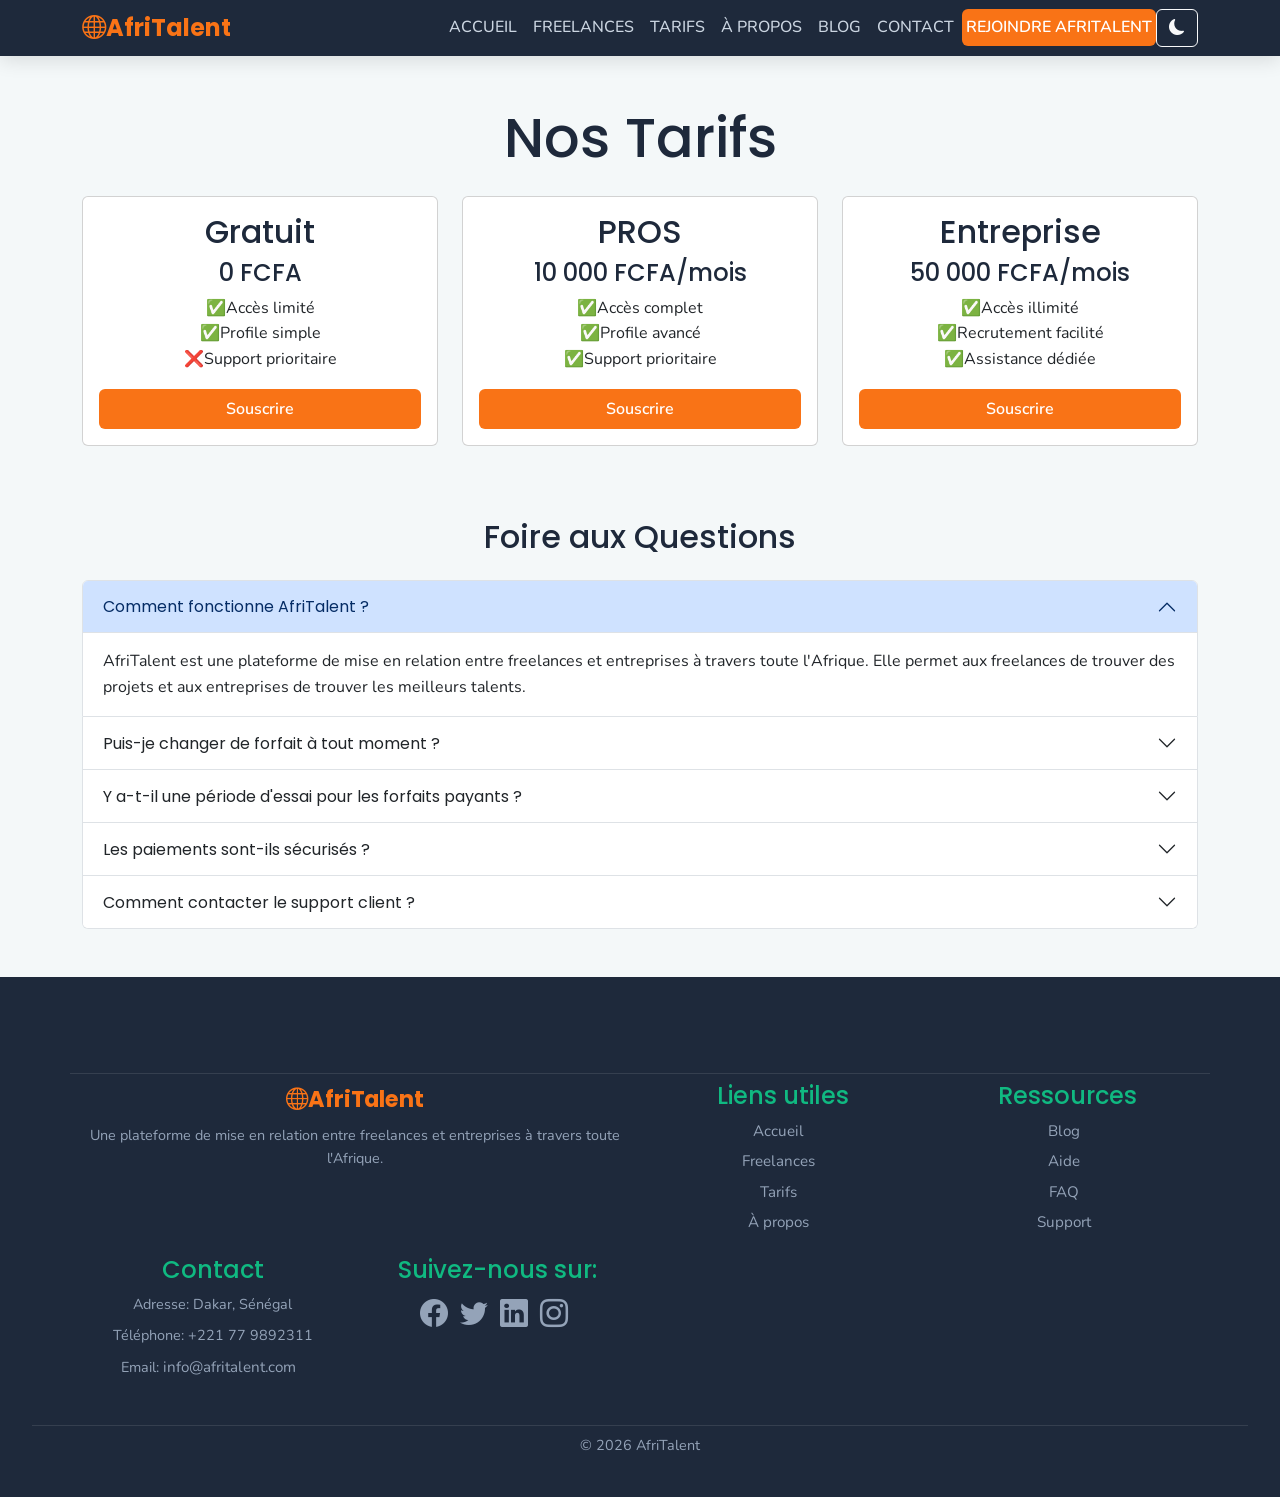
<file: tarifs.html>
<!DOCTYPE html>
<html lang="fr">
<head>
    <meta charset="UTF-8">
    <meta name="viewport" content="width=device-width, initial-scale=1.0">
    <title>AfriTalent - Tarifs</title>

    <!--  liaison Boostrap 5 via CDN -->

    <link href="https://cdn.jsdelivr.net/npm/bootstrap@5.3.0/dist/css/bootstrap.min.css" rel="stylesheet">

    <!--  liaison des icones bootstrap via CDN -->
    <link rel="stylesheet" href="https://cdn.jsdelivr.net/npm/bootstrap-icons@1.11.0/font/bootstrap-icons.css">

    <!--  liaison du css   -->
    <link rel="stylesheet" href="css/style.css">
</head>
<body>

    <!--  le contenue de la pages -->
<header>

             <nav class="navbar navbar-expand-lg navbar-light bg-light">
                <div class="container">
                    <!-- logo -->
                    <a class="navbar-brand fw-bold" href="#">
                        <i class="bi bi-globe"></i>AfriTalent
                    </a>
                    <!--  bouton pour mobile (pour la responsivite) -->
                    <button class="navbar-toggler" type="button" data-bs-toggle="collapse" data-bs-target="#menu">
                        <span class="navbar-toggler-icon"></span>
                    </button>
                   <!-- les liens du menu -->
                   <div class="collapse navbar-collapse text-uppercase justify-content-end">
                        <ul class="navbar-nav ms-auto">
                            <li class="nav-item">
                               <a class="nav-link " href="index.html">Accueil</a>
                            </li>
                            <li class="nav-item">
                               <a class="nav-link " href="freelance.html">Freelances</a>
                            </li>
                            <li class="nav-item">
                              <a class="nav-link " href="tarifs.html">Tarifs</a>
                            </li>
                            <li class="nav-item">
                              <a class="nav-link " href="about.html">À propos</a>
                            </li>
                            <li class="nav-item">
                              <a class="nav-link " href="index.html#blog">Blog</a>
                            </li>
                            <li class="nav-item">
                              <a class="nav-link " href="contact.html">Contact</a>
                            </li>
                            <li class="nav-item">
                             <a class="btn btn-primary" href="contact.html">Rejoindre AfriTalent</a>
                            </li>
                        </ul>
                    </div>
                </div>
            </nav>

        </header>
    <!--    Plan et tarification    -->
        <main class="container my-5">
            <section>
                <h1 class="text-center mb-4">Nos Tarifs</h1>
                <div class="row text-center">
                    <!-- Forfait Gratuit -->
                    <div class="col-md-4 mb-4">
                        <div class="card p-3">
                            <h2>Gratuit</h2>
                            <h3>0 FCFA</h3>
                            <ul class="list-unstyled">
                                <li>✅Accès limité</li>
                                <li>✅Profile simple</li>
                                <li>❌Support prioritaire</li>
                            </ul>
                            <a class="btn btn-primary" href="contact.html">Souscrire</a>
                        </div>
                    </div>  
                    <!-- Forfait PROS -->
                    <div class="col-md-4 mb-4">
                        <div class="card p-3">
                            <h2>PROS</h2>
                            <h3>10 000 FCFA/mois</h3>
                            <ul class="list-unstyled">
                                <li>✅Accès complet</li>
                                <li>✅Profile avancé</li>
                                <li>✅Support prioritaire</li>
                            </ul>
                            <a class="btn btn-primary" href="contact.html">Souscrire</a>
                        </div>
                    </div>
                    <!-- Forfait Entreprise -->
                    <div class="col-md-4 mb-4">
                        <div class="card p-3">
                            <h2>Entreprise</h2>
                            <h3>50 000 FCFA/mois</h3>
                            <ul class="list-unstyled">
                                <li>✅Accès illimité</li>
                                <li>✅Recrutement facilité</li>
                                <li>✅Assistance dédiée</li>
                            </ul>
                            <a class="btn btn-primary" href="contact.html">Souscrire</a>
                        </div>
                    </div>
                </div>
            </section>
        </main>
        <!-- FAQ -->
        <section class="container my-5">
            <h2 class="text-center mb-4">Foire aux Questions</h2>
            <div class="accordion" id="faq">

                <div class="accordion-item">
                    <h2 class="accordion-header">
                        <button class="accordion-button" type="button" data-bs-toggle="collapse" data-bs-target="#q1" >
                            Comment fonctionne AfriTalent ?
                        </button>
                    </h2>
                    <div id="q1" class="accordion-collapse collapse show">
                        <div class="accordion-body">
                            AfriTalent est une plateforme de mise en relation entre freelances et entreprises à travers toute l'Afrique. Elle permet aux freelances de trouver des projets et aux entreprises de trouver les meilleurs talents.
                        </div>
                    </div>
                </div>
                <div class="accordion-item">
                    <h2 class="accordion-header">
                        <button class="accordion-button collapsed" type="button" data-bs-toggle="collapse" data-bs-target="#q2">
                            Puis-je changer de forfait à tout moment ?
                        </button>
                    </h2>
                    <div id="q2" class="accordion-collapse collapse">
                        <div class="accordion-body">
                            Oui, vous pouvez passer d'un forfait à un autre à tout moment depuis votre compte.
                        </div>
                    </div>
                </div>
                <div class="accordion-item">
                    <h2 class="accordion-header" >
                        <button class="accordion-button collapsed" type="button" data-bs-toggle="collapse" data-bs-target="#q3" >
                            Y a-t-il une période d'essai pour les forfaits payants ?
                        </button>
                    </h2>
                    <div id="q3" class="accordion-collapse collapse" >
                        <div class="accordion-body">
                            Oui, nous offrons une période d'essai de 7 jours pour les forfaits PROS et Entreprise.
                        </div>
                    </div>
                </div>
                <div class="accordion-item">
                    <h2 class="accordion-header" >
                        <button class="accordion-button collapsed" type="button" data-bs-toggle="collapse" data-bs-target="#q4" >
                            Les paiements sont-ils sécurisés ?
                        </button>
                    </h2>
                    <div id="q4" class="accordion-collapse collapse" >
                        <div class="accordion-body">
                            Oui, tous les paiements sont sécurisés via notre système de paiement sécurisé.
                        </div>
                    </div>
                </div>
                <div class="accordion-item">
                    <h2 class="accordion-header" >
                        <button class="accordion-button collapsed" type="button" data-bs-toggle="collapse" data-bs-target="#q5" >
                            Comment contacter le support client ?
                        </button>
                    </h2>
                    <div id="q5" class="accordion-collapse collapse" >
                        <div class="accordion-body">
                            Vous pouvez contacter notre support client via le formulaire de contact sur notre site ou par email à info@afritalent.com.
                        </div>
                    </div>
                </div>  
            </div>
        
        </section>
    <!--  le pied de page -->
    <footer class="bg-light text-black mt-5 p-4 ">
       <div class="container">
                <div class="text-center row">
                    <div class="col-md-6">
                        <a class="navbar-brand fw-bold" href="#">
                         <i class="bi bi-globe"></i>AfriTalent
                       </a>
                        <p>Une plateforme de mise en relation entre freelances et entreprises à travers toute l'Afrique.</p>
                    </div>

                    <!-- liens utiles -->
                    <div class="col-md-3">
                        <h3>Liens utiles</h3>
                        <ul class="list-unstyled">
                            <li><a href="index.html">Accueil</a></li>
                            <li><a href="freelance.html">Freelances</a></li>
                            <li><a href="tarifs.html">Tarifs</a></li>
                            <li><a href="about.html">À propos</a></li>
                        </ul>
                    </div>

                    <!-- ressources -->
                    <div class="col-md-3">
                        <h3>Ressources</h3>
                        <ul class="list-unstyled">
                            <li><a href="#blog">Blog</a></li>
                            <li><a href="#aide">Aide</a></li>
                            <li><a href="#faq">FAQ</a></li>
                            <li><a href="#support">Support</a></li>
                        </ul>
                    </div>

                    <!--  contact -->
                    <div class="col-md-3">
                        <h3>Contact</h3>
                        <p>Adresse: Dakar, Sénégal</p>
                        <p>Téléphone: +221 77 9892311</p>
                        <p>Email: <a href="mailto:info@afritalent.com">info@afritalent.com</a></p>
                    </div>

                    <!--  réseaux sociaux -->
                    <div class="col-md-3">
                        <h3>Suivez-nous sur:</h3>
                        <a href="https://www.facebook.com/" class="text-black me-2"><i class="bi bi-facebook fs-3"></i></a>
                        <a href="https://twitter.com/" class="text-black me-2"><i class="bi bi-twitter fs-3"></i></a>
                        <a href="https://www.linkedin.com/" class="text-black me-2"><i class="bi bi-linkedin fs-3"></i></a>
                        <a href="https://www.instagram.com/" class="text-black me-2"><i class="bi bi-instagram fs-3"></i></a>    
                    </div>
              </div>
       </div>
                   <!-- bas de page -->
                  <div class="text-center mt-3">     
                     <p>&copy; 2026 AfriTalent</p>
                  </div>      
              
     </footer>



    
     <!-- liaison Boostrap 5 via CDN : js -->
    <script src="https://cdn.jsdelivr.net/npm/bootstrap@5.3.0/dist/js/bootstrap.bundle.min.js"></script>

    <!-- le script JS -->
    <script src="js/main.js"></script>

</body>
</html>
</file>
<file: css/style.css>
/* importation de google font (2 polices poppins et nunito) */
@import url('https://fonts.googleapis.com/css2?family=Poppins:wght@300;400;500;600;700&family=Nunito:wght@300;400;500;600;700&display=swap');

/* variables css */
:root{
    /* variablespour la palette de couleurs (6 couleurs) */
    --couleur-primaire: #F97316;
    --couleur-secondaire: #1E293B;
    --couleur-accent: #10b981;
    --couleur-fond: #f4f8f9;
    --couleur-texte: #1e293b;
    --couleur-texte-clair: #64748b;
    /* variablespour les tailles de police (2 tailles) */
    --police-titre:poppins, sans-serif;
    --police-texte:nunito, sans-serif;
    /* variablespour les espacements ( tailles) */
    --espace-xs: 4px;
    --espace-sm: 8px;
    --espace-md: 16px;
    --espace-lg: 32px;
    --espace-xl: 64px;
    /* variables pour les bordures */
    --radius-sm: 6px;
    --radius-md: 12px;
    --radius-lg: 24px;
    /* variables pour les ombres */
    --ombre-legere: 0 2px 8px rgba(0, 0, 0, 0.08);
    --ombre-moyenne: 0 4px 20px rgba(0, 0, 0, 0.12);
    --ombre-forte: 0 8px 32px rgba(0, 0, 0, 0.18);
    /* variables pour les transitions (pour les animations hover) */
    --transition: all 0.3s ease;
}
/* reset css  pour enlever les marges et les paddings par défaut des éléments HTML et pour utiliser le box-sizing border-box pour une meilleure gestion des dimensions des éléments */
*{
    margin: 0;
    padding: 0;
    box-sizing: border-box;
}
/* body styles */
body{
    font-family: var(--police-texte);
    background-color: var(--couleur-fond);
    color: var(--couleur-texte);
    /* pour les interlignes du texte */
    line-height: 1.6;
}
/* styles pour les titres (h1 à h6) */
h1, h2, h3, h4, h5, h6{
    font-family: var(--police-titre);
    color: var(--couleur-texte);
    line-height: 1.2;
    margin-bottom: var(--espace-sm);
}
.bg-light .col-md-3 h3{
    color: var(--couleur-accent);
}
h1{
    font-size:clamp(2rem, 5vw, 3.5rem) 
}
h2{
    font-size: clamp(1rem, 3vw, 2rem);  
}
h3{
    font-size: clamp(0.5rem, 3vw, 1.5rem);
}
h4{
    font-size: clamp(1.5rem, 3vw, 2rem);
}
h5{
    font-size: clamp(1.25rem, 2vw, 1.5rem);
}
h6{
    font-size: clamp(1rem, 2vw, 1.25rem);
}
/* style pour les paragraphes */
p{
    font-family: var(--police-texte);
    color: var(--couleur-texte-clair);
    margin-bottom: var(--espace-sm);
    font-size: 1rem;
}
/* style pour les liens */
a{
    color: var(--couleur-primaire);
    text-decoration: none;
    transition: var(--transition);
}
a:hover{
    color: var(--couleur-accent);
}
/* liste sans style par defaut */
ul, ol{
    list-style: none;
}
/* image responsives par défaut */
img{
    max-width: 100%;
    height: auto;
    display: block;
}
/* style pour les boutons */
.btn-primary{
    background-color: var(--couleur-primaire);
    color: white;
    padding: var(--espace-sm) var(--espace-md);
    border: none;
    border-radius: var(--radius-sm);
    font-family: var(--police-texte);
    font-weight: 600;
    font-size: 1rem;
    cursor: pointer;
    transition: var(--transition);
    display: inline-block;
}
.btn-primary:hover{
    background-color: var(--couleur-secondaire) !important;
    color: var(--couleur-accent) !important;
    box-shadow: var(--ombre-moyenne);
    transform: translateY(-2px);/* legere elevation du bouton au hover */
}
.btn-secondary{
    background-color: white !important;
    color: var(--couleur-primaire) !important;
    padding: var(--espace-sm) var(--espace-md);
    border: none;
    border-radius: var(--radius-sm);
    font-family: var(--police-texte);
    font-weight: 600;
    font-size: 1rem;
    cursor: pointer;
    transition: var(--transition);
    display: inline-block;


}
.btn-secondary:hover{
    background-color: var(--couleur-secondaire) !important;
    color: var(--couleur-accent) !important;
    box-shadow: var(--ombre-moyenne);
    transform: translateY(-2px);/* legere elevation du bouton au hover */



}
/* style du header */
header{
    position: sticky;
    top: 0;
    background-color: var(--primary);
}
/* style pour la navigation */
.navbar{
    background-color: var(--couleur-secondaire) !important/* pour forcer la couleur de fond du navbar de bootstrap */;
    padding: var(--espace-xs) var(--espace-sm);
    box-shadow: var(--ombre-moyenne);
}
/*logo AfriTalent dans le navbar */
.navbar-brand{
    font-family: var(--police-titre);
    font-size: 1.5rem;
    font-weight: 700;
    color: var(--couleur-primaire) !important;
    letter-spacing: -0.05px;
}
/* style pour les liens de navigation */
.nav-link{
    font-family: var(--police-texte);
    color: #cbd5e1 !important;
    font-weight: 500;
    transition: var(--transition);
    padding: 0.4rem var(--espace-xs) ;
    border-radius: var(--radius-sm);
}
.nav-link:hover,
.nav-link.active{
    color: var(--couleur-primaire) !important;
    background-color: rgba(249, 115, 22, 0.1);/* orange transparent */
    box-shadow: var(--ombre-legere);
}
/* bouton cta dans la navbar */
nav .btn-primary{
    background-color: var(--couleur-primaire);
    color: white !important;
    font-weight: 600;
    border-radius: var(--radius-sm);
    padding: 0.4rem var(--espace-xs) !important;
    transition: var(--transition);
}   
nav .btn-primary:hover{
    background-color: #ea6c0a;
    color: white !important;
    box-shadow: var(--ombre-moyenne);
    transform: translateY(-1px);
}

/* section hero */
.hero{
    min-height: 90vh;
    background: linear-gradient(135deg,rgba(30, 41, 59, 0.55)0%, rgba(249, 115, 22, 0.20)100%), url('../images/hero.jpg');
    background-size: cover;
    background-position: center;
    background-repeat: no-repeat;
    background-attachment: fixed;
    display: flex;
    flex-direction: column;
    align-items: center;
    justify-content: center;
    padding: var(--espace-xl) var(--espace-lg);
    position: relative;
    overflow: visible;
}
/* cerle decoratif dans la section hero */
.hero::before{
    content: "";/* pour creer un element decoratif en forme de cercle dans la section hero */
    position: absolute;
    top: 20px;
    right: 20px;
    width: 500px;
    height: 500px;
    background-color: radial-gradient(circle, rgba(249, 22, 22, 0.65) 0%, transparent 70%);
    border-radius: 50%;
    pointer-events: none;
}
.hero::after{
    content: "";
    position: absolute;
    bottom: 20px;
    left: 20px;
    width: 350px;
    height: 350px;
    background-color: radial-gradient(circle, rgba(185, 16, 168, 0.25) 0%, transparent 70%);
    border-radius: 50%;
    pointer-events: none;
}
/* styles pour le texte dans la section hero */
.hero.text-center{
    position: relative;
    z-index: 1;/* pour que le texte soit au dessus des elements decoratifs */
    max-width: 800px;
}
/* styles pour les titres dans la section hero */
.hero h1{
    font-family: var(--police-titre);
    font-size: clamp(2.5rem, 6vw, 4rem);
    font-weight: 800;
    color: var(--couleur-primaire);
    line-height: 1.1;
    text-align: center;
    margin-bottom: var(--espace-lg);/* espace entre le titre et le sous-titre */
    text-shadow: 0 4px 12px rgba(0, 0, 0, 0.4);
}
.hero h2{
    font-family: var(--police-texte);
    font-size: 2rem;
    margin-top: 4px;
    font-weight: 400;
    color: white;
    margin-bottom: var(--espace-xl);
    /* espace avant les boutons cta */
    max-width: 600px;
    margin-left: auto;
    margin-right: auto;
}
/* styles pour les boutons cta dans la section hero */
.hero.btn-secondary{
    background-color: var(--couleur-primaire);
    border-color: var(--couleur-primaire);
    color: white;
    font-family: var(--police-texte);
    font-weight: 600;
    padding: 0.75rem 1.8rem;
    border-radius: var(--radius-sm);
    font-size: 1rem;
    margin: 0.3rem;
    transition: var(--transition);
}
.hero.btn-secondary:hover{
    background-color: transparent;
    border-color: var(--couleur-primaire);
    color: var(--couleur-primaire);
    box-shadow: 0 6px 20px rgba(249, 115, 22, 0.35);
    transform: translateY(-3px);
}
.hero.btn-secondary:last-of-type{
    background-color: transparent;
    border-color: white;
    color: white;
}
.hero.btn-secondary:last-of-type:hover{
    background-color: white;
    border-color: white;
    color: var(--couleur-secondaire);
    transform: translateY(-3px);
}
/* =============== section comment ça marche ============== */
.section-comment-marche{
    padding: var(--espace-xl) var(--espace-lg);
    background-color: var(--couleur-fond);
}
/*titre de la section comment ça marche avec une ligne decoratif en dessous */
.section-comment-marche .text-center h2{
    font-family: var(--police-titre);
    font-weight: 700;
    color: var(--couleur-texte);
    display: inline-block;
    position: relative;
    margin-bottom: var(--espace-lg);
}
.section-comment-marche .text-center h2::after{
    content: "";
    position: absolute;
    left: 50%;
    bottom: -8px;
    transform: translateX(-50%);
    width: 60px;
    height: 4px;
    background-color: var(--couleur-primaire);
    border-radius: 2px;
}
/* bendo gird assymétrique pour les cartes de la section comment ça marche */
section.section-comment-marche .row{
    display: grid !important;
    grid-template-columns: repeat(4,1fr);
    gap: var(--espace-md);
    max-width: 1100px;
    margin: 0 auto;
    width: 100%;
    padding: 0 1rem;
}
/* chaque carte de la section comment ça marche */
.section-comment-marche .col-md-4{
    background-color: white;
    padding: var(--espace-md);
    border-radius: var(--radius-md);
    box-shadow: var(--ombre-legere);
    transition: var(--transition);
    display: flex;
    flex-direction: column;
    align-items: center;
    gap: var(--espace-xs);
    width: 100% !important;
    max-width: 100% !important;
    flex: none !important;
}
/* 1 carte occupe 2 colonnes et est orange pour la mettre en avant */
.section-comment-marche .col-md-4:first-child{
    grid-column: span 1 !important;
    background-color: var(--couleur-accent) /* linear-gradient(135deg, var(--couleur-primaire) , #fb923c )*/ !important;
}
section.section-comment-marche .col-md-4:first-child h3,
section.section-comment-marche .col-md-4:first-child h4,
section.section-comment-marche .col-md-4:first-child p,
section.section-comment-marche .col-md-4:first-child i{
    color: white !important;
}
/* numéro des étapes dans les cartes */
section.section-comment-marche .col-md-4 h3{
    font-family: var(--police-titre);
    font-size: 2.5rem;
    font-weight: 800;
    color: var(--couleur-primaire);
}
/* Icône dans les cartes */
section.section-comment-marche .col-md-4 i{
    font-size: 2rem;
    color: var(--couleur-primaire);
}
/* titre dans les cartes */
section.section-comment-marche .col-md-4 h4{
    font-family: var(--police-titre);
    font-size: 1.1rem;
    font-weight: 700;
    color: var(--couleur-texte);
}
/* description dans les cartes */
section.section-comment-marche .col-md-4 p{
    color: var(--couleur-texte-clair);
    font-size: 0.95rem;
    text-align: center;
}
/* effet de survol sur les cartes */
section.section-comment-marche .col-md-4:hover{
    transform: translateY(-6px);
    box-shadow: var(--ombre-forte);
}
/* la responsivité pour les cartes de la section comment ça marche */
@media (max-width: 992px){
    section.section-comment-marche .row{
        grid-template-columns: repeat(2,1fr) !important;
    }
    section.section-comment-marche .col-md-4:first-child{
        grid-column: span 2 !important;
    }
}
@media (max-width: 576px){
    section.section-comment-marche .row{
        grid-template-columns: 1fr !important;
    }
    section.section-comment-marche .col-md-4:first-child{
        grid-column: span 1 !important;
    }
}
/*================ SECTION categories de services =============*/
#categories{

    padding: var(--espace-xl) var(--espace-lg);
    background-color: white;
}
#categories .text-center h2{

    font-family: var(--police-titre);
    font-weight: 700;
    margin-bottom: var(--espace-lg);
}
/* grille de 3 colonnes */
#services .row{

    display: grid;
    grid-template-columns: repeat(3,1fr);
    gap: var(--espace-md);
    max-width: 1100px;
    margin: 0 auto;
}
/* chaque carte de service */
#services .col-md-4{
    background-color: var(--couleur-fond);
    padding: var(--espace-md);
    border-radius: var(--radius-md);
    box-shadow: var(--ombre-legere);
    transition: var(--transition);
    border: 2px solid transparent;
    cursor: pointer;
    display: flex;
    flex-direction: column;
    align-items: center;
    gap: var(--espace-xs);
    width: 100% !important;
    max-width: 100% !important;
    flex: none !important;
}
/* effet hover (ombre + elevation + bordure orange) sur les cartes de service */
#services .col-md-4:hover{
    transform: translateY(-8px) scale(1.02);
    box-shadow: var(--ombre-forte);
    border-color: var(--couleur-primaire);
    background-color: white;
}
/* icone dans les cartes de service */
#services .col-md-4 i{
    font-size: 2.5rem;
    color: var(--couleur-primaire);
    transition: var(--transition);
}
/* les icons qui tourne au survol */
#services .col-md-4:hover i{
    transform: rotate(-10deg) scale(1.2);
    color: var(--couleur-accent);
}
/* titre dans les cartes de service */
#services .col-md-4 h4{
    font-family: var(--police-titre);
    font-size: 1.05rem;
    font-weight: 700;
    color: var(--couleur-texte);
    transition: var(--transition);
}
#services .col-md-4:hover h4{
    color: var(--couleur-primaire);
}
/* description dans les cartes de service */
#services .col-md-4 p{
    color: var(--couleur-texte-clair);
    font-size: 0.9rem;
    text-align: center;
}
/* la responsivité pour les cartes de service */
@media (max-width: 992px){
    #services .row{
        grid-template-columns: repeat(2,1fr) !important;
    }
}
@media (max-width: 576px){
    #services .row{
        grid-template-columns: 1fr !important;
    }
}
/* ===============SECTION Temoignages carousel ============== */
#temoignages{

    padding: var(--espace-xl) var(--espace-lg);
    background-color: var(--couleur-fond);
}
#temoignages .text-center h2{
    font-family: var(--police-titre);
    font-weight: 700;
    margin-bottom: var(--espace-lg);
}
/* carousel centrè avec des cartes de temoignages */
#carouselExample{
    max-width: 800px;
    margin: 0 auto;
}
/*  carte de temoignage */
 .carousel-item .col-md-4{
    background-color: white;
    padding: var(--espace-md);
    border-radius: var(--radius-md);
    box-shadow: var(--ombre-moyenne);
    transition: var(--transition);
    display: flex;
    align-items: center;
    flex-direction: column;
    gap: var(--espace-xs);
    border-top: 4px solid var(--couleur-primaire);
}
/* photo du temoignage */
.carousel-item img{
    width: 80px !important;
    height: 80px !important;
    border-radius: 50%;
    object-fit: cover;
    border: 3px solid var(--couleur-primaire);
}
/* nom du temoignage */
.carousel-item h4{
    font-family: var(--police-titre);
    font-size: 1rem;
    font-weight: 700;
    color: var(--couleur-texte);
}
/* fonction du temoignage */
.carousel-item p em{
    font-size: 0.9rem;
    font-weight: 600;
    color: var(--couleur-texte-clair);
    font-style: normal;
    margin-bottom: var(--espace-xs);
}
/* etoiles de satisfaction du temoignage */
.carousel-item i.bi-star-fill{
    color: #fbbf24;
    font-size: 1rem;
}
/* bouton de navigation du carousel */
.carousel-control-prev, .carousel-control-next{
    padding: 1rem;
    background-color: var(--couleur-primaire);
    border-radius: 50%;
    top: 50%;
    transform: translateY(-50%);
    background-size: 80%;
    width: 40px !important;
    height: 40px !important;
    opacity: 1 !important;
}
/* =========== photos de profil rondes ======= */
.rounded-circle{
    width: 100px !important;
    height: 100px !important;
    object-fit: cover;
    object-position: center;
}
/* ============== SECTION blog ============== */ 
#blog{

    padding: var(--espace-xl) var(--espace-lg);
    background-color: white;
}
#blog .text-center h2{
    font-family: var(--police-titre);
    font-weight: 700;
    margin-bottom: var(--espace-lg);
}
#blog .row{
    display: grid !important;
    grid-template-columns: repeat(3,1fr) !important;
    gap: var(--espace-md);
    max-width: 1100px;
    margin: 0 auto;
} 
#blog .col-md-4{
    background-color: var(--couleur-fond);
    border-radius: var(--radius-md);
    padding: var(--espace-md);
    box-shadow: var(--ombre-legere);
    transition: var(--transition);
    display: flex;
    flex-direction: column;
    gap: var(--espace-xs);
    width: 100% !important;
    max-width: 100% !important;
    flex: none !important;
    text-align: left;
} 
#blog .col-md-4:hover{
    transform: translateY(-5px);
    box-shadow: var(--ombre-forte);
}
#blog .col-md-4 img{
    border-radius: var(--radius-sm);
    object-fit: cover;
    height: 160px;
    width: 100%;
}
#blog .col-md-4 h4{
    font-family: var(--police-titre);
    font-size: 1.rem;
    font-weight: 700;
    color: var(--couleur-texte);
}
#blog .col-md-4 small{
    font-size: 0.8rem;
    font-weight: 600;
    color: var(--couleur-primaire);
}
@media (max-width: 992px){
    #blog .row{
        grid-template-columns: repeat(2,1fr) !important;
    }
}
@media (max-width: 576px){
    #blog .row{
        grid-template-columns: 1fr !important;
    }
}
/* ===============SECTION cta ============== */
.section-cta{

    padding: var(--espace-xl) var(--espace-lg);
    background-color: linear-gradient(135deg, var(--couleur-primaire) , #fb923c );
    text-align: center;
}
.section-cta h2{

    font-family: var(--police-titre);
    font-weight: 800;
    color: var(--couleur-secondaire);
    font-size: clamp(1.8rem, 4vw, 2.8rem);
    margin-bottom: var(--espace-sm);
}
.section-cta p{
    color: rgba(255, 255, 255b, 0.85);
    font-size: 1.1rem;
    margin-bottom: var(--espace-md);
}
.section-cta .btn-primary{
    background-color: white !important;
    color: var(--couleur-primaire ) !important;
    font-family: var(--police-texte);
    border: 2px solid var(--couleur-primaire) !important;
    font-weight: 700;
    padding: 0.9rem 2.5rem;
    border-radius: var(--radius-sm);
    font-size: 1.1rem;
    transition: var(--transition);
    box-shadow: 0 4px 15px rgba(0, 0, 0, 0.15);
}
.section-cta .btn-primary:hover{
    background-color: var(--couleur-secondaire)!important;
    color: var(--couleur-accent) !important;
    border: 2px solid white!important;
    box-shadow: 0 8px 25px rgba(0, 0, 0, 0.2);
    transform: translateY(-3px);
}
/* ===============SECTION footer ============== */
footer.bg-light{
    padding: var(--espace-xl) var(--espace-lg) var(--espace-lg) !important;
    background-color: var(--couleur-secondaire) !important;
    color: #cbd5e1 !important;
}
footer.bg-light .navbar-brand{
    font-family: var(--police-titre);
    font-size: 1.4rem;
    font-weight: 800;
    color: var(--couleur-primaire) !important;
}
footer.bg-light p{
    font-size: 0.9rem;
    color: #94a3b8 !important;
}
footer.bg-light h5{
    font-family: var(--police-titre);
    margin-bottom: var(--espace-sm);
    font-weight: 700;
    color: white ;
}
footer.bg-light a{
    color: #94a3b8!important;
    text-decoration: none;
    transition: var(--transition);
    display: block;
    font-size: 0.95rem;
    margin-bottom: 6px;
}
footer.bg-light a:hover{
    color: var(--couleur-primaire) !important;
    padding-left: 5px;
}
/* icone de réseaux sociaux dans le footer */
footer.bg-light .social-icons a{
    font-size: 1.4rem;
    transition: var(--transition);
}
/* icon de reseaux sociaux horizontal */
footer .col-md-3 a{
    display: inline-block;
    margin-right: var(--espace-sm);
}
footer.bg-light .social-icons a:hover{
    color: var(--couleur-primaire) !important;
    transform: scale(1.2);
    padding-left: 0;
}
/* line copyright dans le footer */
footer.bg-light .text-center{
    border-top: 1px solid rgba(255, 255, 255, 0.1);
    text-align: center;
    padding-top: var(--espace-sm);
    margin-top: var(--espace-lg) !important;
    font-size: 0.85rem;
    color: #64748b ;
}
/* =========== Google Maps Iframe ========== */
.map-responsive{
    width: 100%;
    height: 400px;
    overflow: hidden;
}
.map-responsive iframe{
    width: 100%;
    height: 400px;
    border: none;
}
/* ===============RESPONSIVITE GLOBALE ============== */
/* pour mobile */
@media (max-width: 576px){
    /* navbar */
    .navbar-toggler{
        border: 2px solid var(--couleur-accent);
    }
    .navbar-toggler-icon{
        filter: invert(1) !important;
    }
    /* section hero */
    .hero{
        padding: var(--espace-lg) var(--espace-md);
        min-height: 60vh;
    }
    .hero h1{
        font-size: 2rem;
    }
    .hero h2{
        font-size: 1rem;
    }
    .hero .btn-secondary{
        display: block;
        margin: 0.5rem auto;
        width: 80%;
    }
    /* section comment ça marche */
    section.section-comment-marche .row{
        grid-template-columns: 1fr !important;
    }
    .section-comment-marche .col-md-4:first-child{
        grid-column: span 1 !important;
    }
    /* section categories de services */
    #services .row{
        grid-template-columns: 1fr !important;
    }
    /* section temoignages */
    #carouselExample .carousel-item .col-md-4{
        padding: 0 var(--espace-sm);
    }
    /* section blog */
    #blog .row{
        grid-template-columns: 1fr !important;
    }
    /* section cta */
    .section-cta h2{
        font-size: 1.5rem;
    }
    .section-cta .btn-primary{
        font-size: 1rem;
        padding: 0.7rem 1.5rem !important;
    }
    /* section footer */
    footer.bg-light .col-md-6,
    footer.bg-light .col-md-3{
        text-align: center !important;
        margin-bottom: var(--espace-md);
    }

}
/* pour tablette */
@media (max-width: 992px) and (min-width: 577px){
    /* hero */
    .hero{
        min-height: 70vh;
    }
    .hero h1{
        font-size: 2.5rem;
    }
    /* section comment ça marche */
    section.section-comment-marche .row{
        grid-template-columns: repeat(2,1fr) !important;
    }
    section.section-comment-marche .col-md-4:first-child{
        grid-column: span 2 !important;
    }
    /* section categories de services */
    #services .row{
        grid-template-columns: repeat(2,1fr) !important;
    }
    /* section blog */
    #blog .row{
        grid-template-columns: repeat(2,1fr) !important;
    }
    /* section footer */
    footer.bg-light .col-md-3{
        margin-bottom: var(--espace-md);
    }
}
/* pour desktop */
@media (min-width: 1200px){
    /* section comment ça marche */
    section.section-comment-marche .row{
        grid-template-columns: repeat(4,1fr) !important;
    }
    /* section services */
    #services .row{
        grid-template-columns: repeat(3,1fr) !important;
    }
    /* section blog */
    #blog .row{
        grid-template-columns: repeat(3,1fr) !important;
    }
}
/*==============dark mode + navbar scroll + bouton retour en haut ============== */
/* dark mode */
body.dark-mode{
    background-color: #0f172a !important;
    color: #e2e8f0 !important;
}
body.dark-mode .card,
body.dark-mode #blog .col-md-4,
body.dark-mode .section-comment-marche .col-md-4{
    background-color: #1e293b !important;
    color: #e2e8f0 !important;
}
body.dark-mode h1,
body.dark-mode h2,
body.dark-mode h3,
body.dark-mode h4{
    color: #f1f5f9 !important;
}
body.dark-mode .bg-light .col-md-3 h3{
    color: var(--couleur-primaire) !important;
}
body.dark-mode p{
    color: #94a3b8;
}
body.dark-mode #services .col-md-4{
    background-color: #1e293b !important;
}
body.dark-mode #blog{
    background-color: #0f172a !important;
}
body.dark-mode .section-comment-marche{
    background-color: #0f172a !important;
}
body.dark-mode #temoignages{
    background-color: #0f172a !important;
}
/* navbar au scroll */ 
.navbar-scrolled{
    background-color: var(--couleur-accent)!important;
    box-shadow: 0 4px 20px rgba(0, 0, 0, 0.3) !important;
    padding-top: 0.3rem !important;
    padding-bottom: 0.3rem !important;
    transition: all.3s ease;
}
/* bouton retour en haut */
#btn-retour-haut {
    position: fixed;
    bottom: 20px;
    right: 20px;
    background-color: var(--couleur-primaire);
    color: white;
    border: none;
    border-radius: 50%;
    width: 40px;
    height: 40px;
    opacity: 0;
    visibility: hidden;
    font-size: 1.5rem;
    cursor: pointer;
    box-shadow: var(--ombre-moyenne);
    transition: var(--transition);
    z-index: 999; /*pour que le bouton soit au dessus de tous les éléments de la page*/
}
#btn-retour-haut.visible {
    opacity: 1;
    visibility: visible;
}
#btn-retour-haut:hover {
    background-color: var(--couleur-secondaire);
    box-shadow: var(--ombre-forte);
    transform: translateY(-2px);
}
/* les titres des section en dark mode */
body.dark-mode .section-comment-marche .text-center h2,
body.dark-mode #categories .text-center h2,
body.dark-mode #temoignages .text-center h2,
body.dark-mode #blog .text-center h2,
body.dark-mode .section-cta h2{
    color: #f1f5f9 !important;
}
/* statistique section hero */
.hero-stats{
    display: flex;
    gap: var(--espace-lg);
    justify-content: center;
    margin-top: var(--espace-lg);
    flex-direction: row !important;
    flex-wrap: wrap !important;
    
}
.stat-item{
    text-align: center;
    color: var(--couleur-primaire);
}
.stat-item .compteur{
    font-family: var(--police-titre);
    font-size: 2.5rem;
    font-weight: 800;
    color: var(--couleur-accent);
}
.stat-item p{
    color: white !important;
    font-size: 2rem !important;
    margin-top: 4px !important;
}
/* effet fade-in pour le filtrage */
.freelance-card {
    transition: opacity 0.4s ease transform 0.4s ease;
    opacity: 1;
    transform: translateY(0);
}
.freelance-card.hidden {
    opacity: 0;
    transform: translateY(20px);
    pointer-events: none;
}
/* message succes */
#successMessage {
    background-color: #d4edd4;
    border: 1px solid #28a745;
    border-radius: 8px;
    padding: 15px;
    font-weight: 500;
}
</file>
